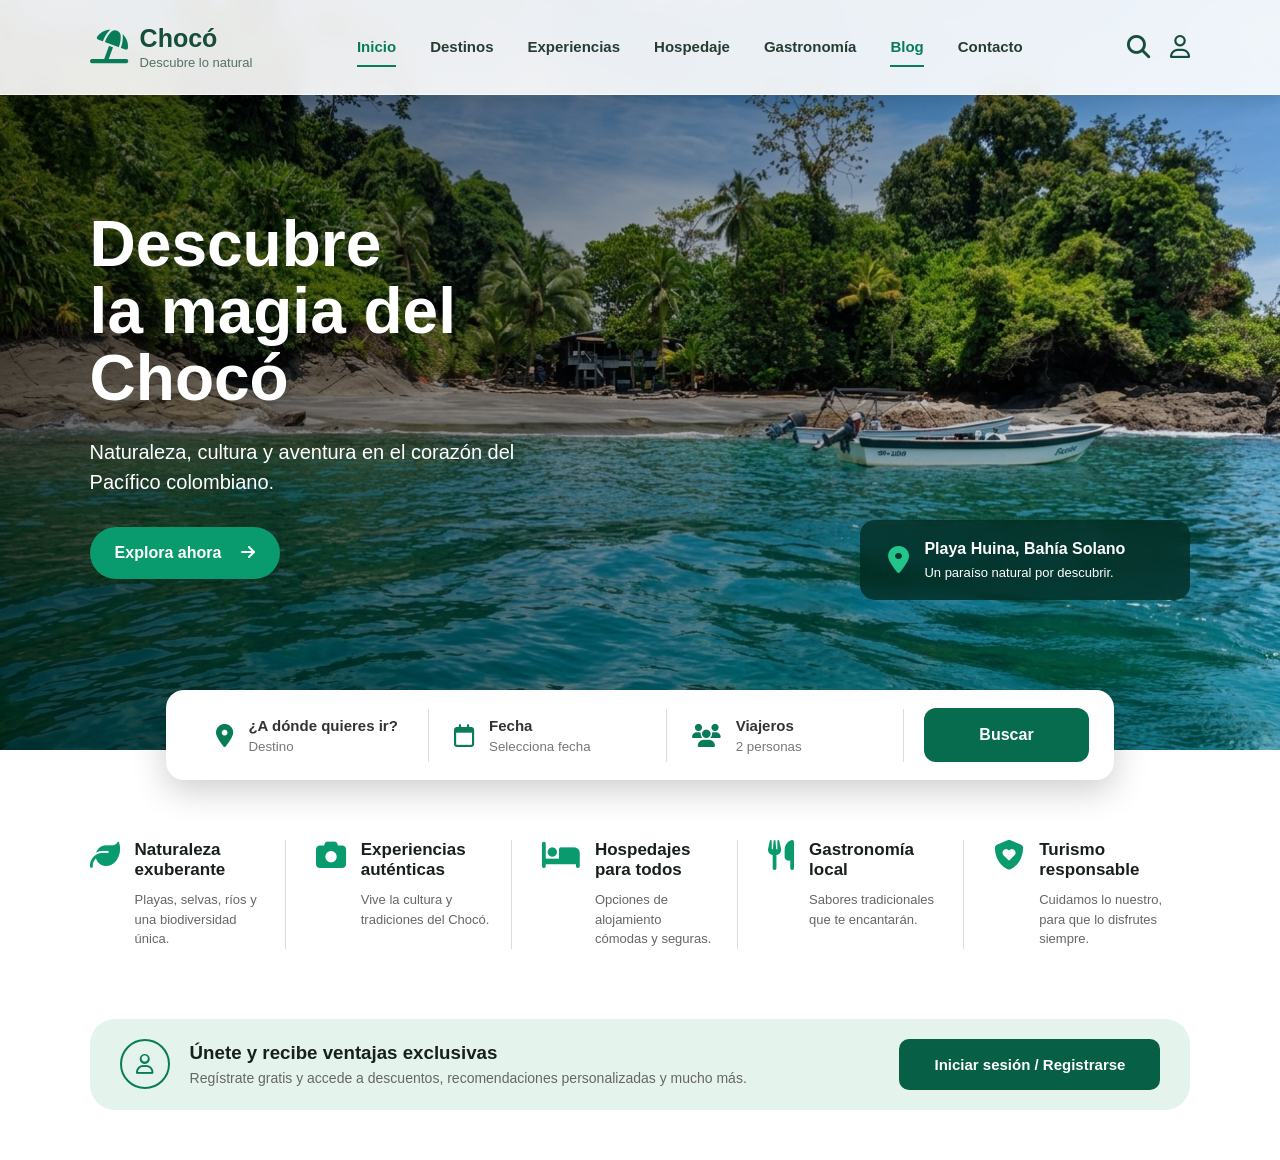
<file: index.html>
<!DOCTYPE html>
<html lang="es">
<head>
    <meta charset="UTF-8">
    <meta name="viewport" content="width=device-width, initial-scale=1.0">

    <title>Chocó | Descubre lo natural</title>

    <link rel="stylesheet" href="style.css">

    <!-- Iconos -->
    <link rel="stylesheet"
          href="https://cdnjs.cloudflare.com/ajax/libs/font-awesome/6.5.2/css/all.min.css">
</head>

<body>

    <!-- ================= HEADER ================= -->

    <header class="header">

        <div class="logo">
            <div class="logo-icon">
                <i class="fa-solid fa-umbrella-beach"></i>
            </div>

            <div>
                <h2>Chocó</h2>
                <span>Descubre lo natural</span>
            </div>
        </div>

        <nav class="nav">

    <a href="index.html" class="active">Inicio</a>

    <a href="destinos.html">Destinos</a>

    <a href="#">Experiencias</a>

    <a href="#">Hospedaje</a>

    <a href="gastronomia.html">Gastronomía</a>

    <a href="blog.html" class="active">Blog</a>

    <a href="contacto.html">Contacto</a>

</nav>

        <div class="header-icons">

            <button>
                <i class="fa-solid fa-magnifying-glass"></i>
            </button>

            <button onclick="abrirLogin()">
                <i class="fa-regular fa-user"></i>
            </button>

        </div>

    </header>


    <!-- ================= HERO ================= -->

    <section class="hero">

        <div class="hero-content">

            <h1>
                Descubre<br>
                la magia del<br>
                <span>Chocó</span>
            </h1>

            <p>
                Naturaleza, cultura y aventura
                en el corazón del Pacífico colombiano.
            </p>

            <a href="destinos.html" class="btn-primary">
    Explora ahora
    <i class="fa-solid fa-arrow-right"></i>
</a>

        </div>


        <!-- Tarjeta ubicación -->

        <div class="location-card">

            <i class="fa-solid fa-location-dot"></i>

            <div>
                <strong>Playa Huina, Bahía Solano</strong>
                <p>Un paraíso natural por descubrir.</p>
            </div>

        </div>


        <!-- ================= BUSCADOR ================= -->

        <div class="search-box">

            <div class="search-item">

                <i class="fa-solid fa-location-dot"></i>

                <div>
                    <span>¿A dónde quieres ir?</span>
                    <small>Destino</small>
                </div>

            </div>


            <div class="search-item">

                <i class="fa-regular fa-calendar"></i>

                <div>
                    <span>Fecha</span>
                    <small>Selecciona fecha</small>
                </div>

            </div>


            <div class="search-item">

                <i class="fa-solid fa-users"></i>

                <div>
                    <span>Viajeros</span>
                    <small>2 personas</small>
                </div>

            </div>


            <a href="destinos.html" class="search-button">
    Buscar
</a>

        </div>

    </section>


    <!-- ================= CARACTERÍSTICAS ================= -->

    <section class="features">

        <div class="feature">

            <i class="fa-solid fa-leaf"></i>

            <div>
                <h3>Naturaleza exuberante</h3>

                <p>
                    Playas, selvas, ríos y una
                    biodiversidad única.
                </p>
            </div>

        </div>


        <div class="feature">

            <i class="fa-solid fa-camera"></i>

            <div>
                <h3>Experiencias auténticas</h3>

                <p>
                    Vive la cultura y tradiciones
                    del Chocó.
                </p>
            </div>

        </div>


        <div class="feature">

            <i class="fa-solid fa-bed"></i>

            <div>
                <h3>Hospedajes para todos</h3>

                <p>
                    Opciones de alojamiento
                    cómodas y seguras.
                </p>
            </div>

        </div>


        <div class="feature">

            <i class="fa-solid fa-utensils"></i>

            <div>
                <h3>Gastronomía local</h3>

                <p>
                    Sabores tradicionales
                    que te encantarán.
                </p>
            </div>

        </div>


        <div class="feature">

            <i class="fa-solid fa-shield-heart"></i>

            <div>
                <h3>Turismo responsable</h3>

                <p>
                    Cuidamos lo nuestro, para
                    que lo disfrutes siempre.
                </p>
            </div>

        </div>

    </section>


    <!-- ================= REGISTRO ================= -->

    <section class="register">

        <div class="register-icon">
            <i class="fa-regular fa-user"></i>
        </div>

        <div>

            <h3>Únete y recibe ventajas exclusivas</h3>

            <p>
                Regístrate gratis y accede a descuentos,
                recomendaciones personalizadas y mucho más.
            </p>

        </div>

        <button onclick="abrirLogin()">
            Iniciar sesión / Registrarse
        </button>

    </section>


    <!-- ================= LOGIN ================= -->

    <div id="loginModal" class="modal">

        <div class="modal-content">

            <button class="close" onclick="cerrarLogin()">
                &times;
            </button>

            <h2>Bienvenido al Chocó</h2>

            <p>Inicia sesión para continuar</p>

            <input type="email" placeholder="Correo electrónico">

            <input type="password" placeholder="Contraseña">

            <button class="login-button">
                Iniciar sesión
            </button>

            <span class="register-text">
                ¿No tienes una cuenta?
                <b>Regístrate</b>
            </span>

        </div>

    </div>


    <script src="script.js"></script>

</body>
</html>
</file>
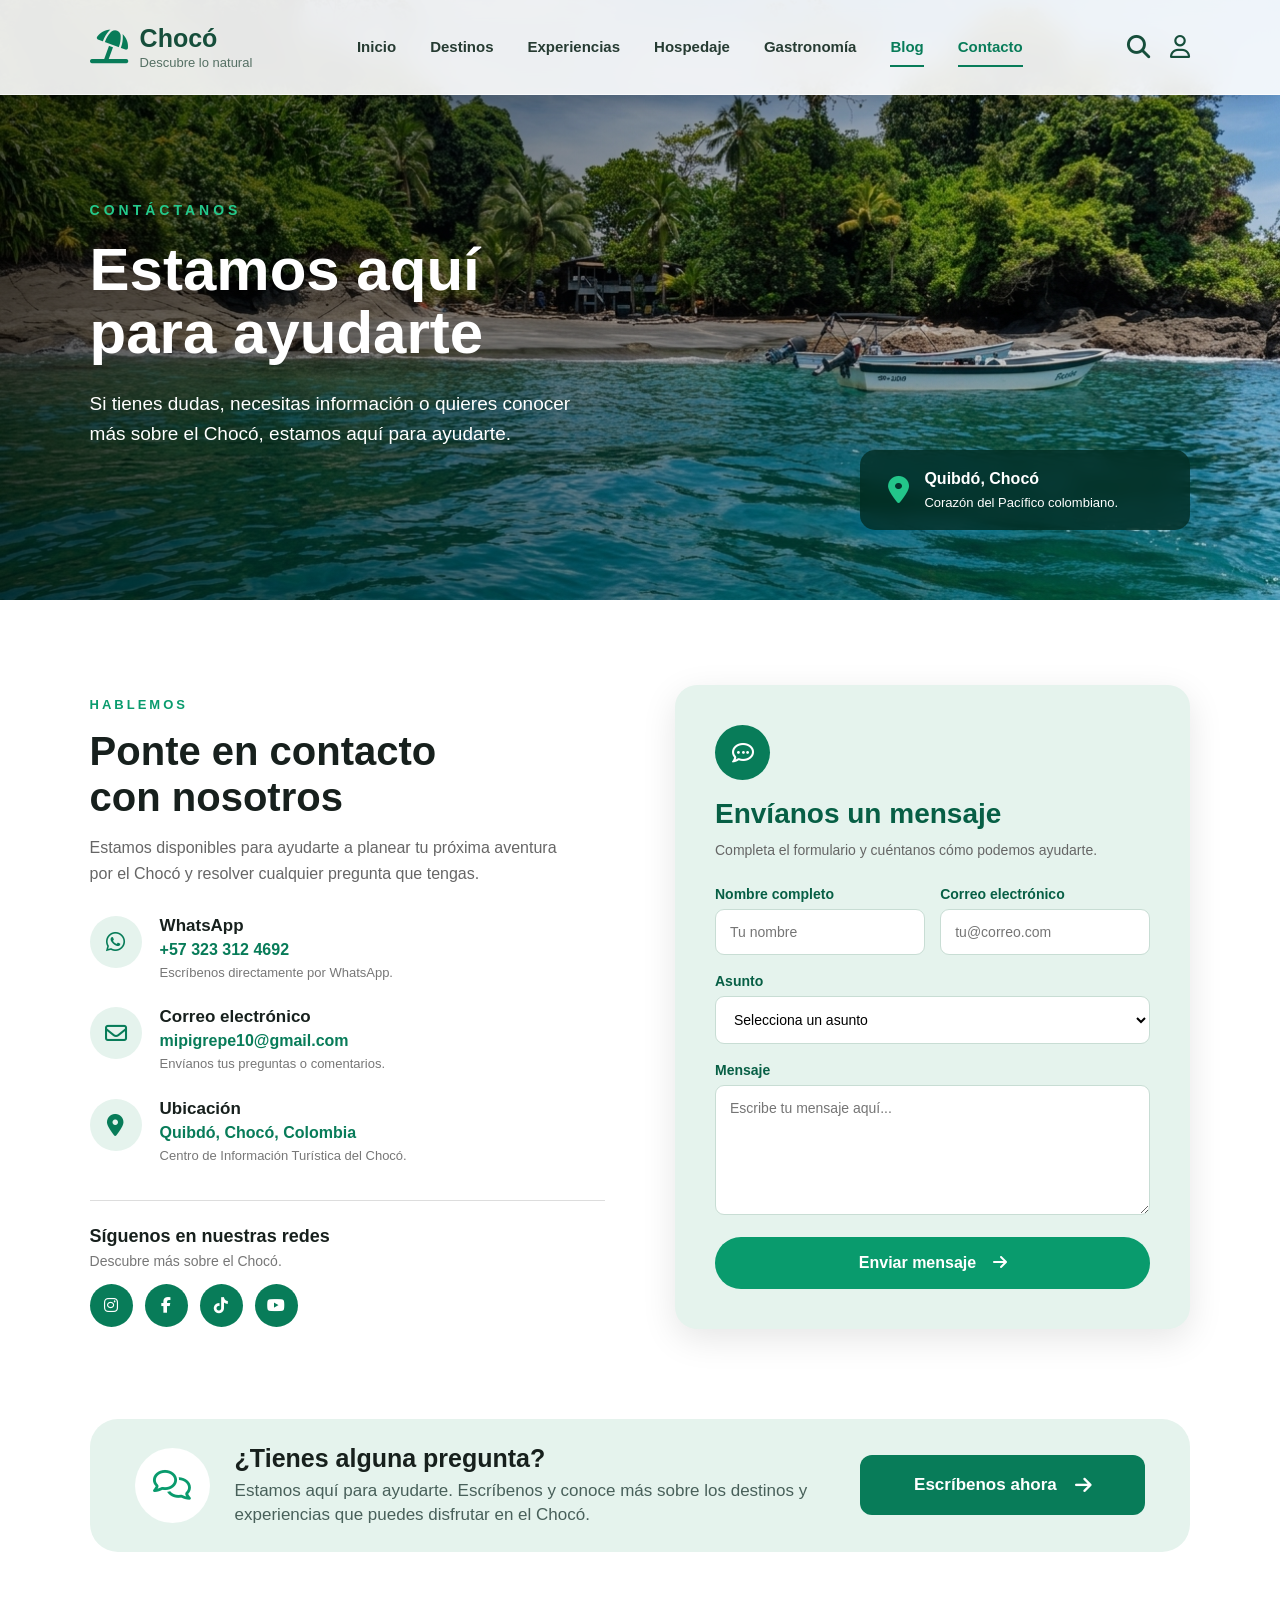
<file: contacto.html>
<!DOCTYPE html>
<html lang="es">

<head>

    <meta charset="UTF-8">

    <meta name="viewport" content="width=device-width, initial-scale=1.0">

    <title>Contacto | Chocó | Descubre lo natural</title>

    <!-- CSS DE CONTACTO -->
    <link rel="stylesheet" href="contacto.css">

    <!-- ICONOS -->
    <link rel="stylesheet"
          href="https://cdnjs.cloudflare.com/ajax/libs/font-awesome/6.5.2/css/all.min.css">

</head>


<body>


    <!-- ==================================================
         HEADER
    =================================================== -->

    <header class="header">


        <!-- LOGO -->

        <div class="logo">

            <div class="logo-icon">

                <i class="fa-solid fa-umbrella-beach"></i>

            </div>


            <div>

                <h2>Chocó</h2>

                <span>Descubre lo natural</span>

            </div>

        </div>



        <!-- MENU -->

        <nav class="nav">

            <a href="index.html">
                Inicio
            </a>

            <a href="destinos.html">
                Destinos
            </a>

            <a href="experiencias.html">
                Experiencias
            </a>

            <a href="hospedaje.html">
                Hospedaje
            </a>

            <a href="gastronomia.html">
                Gastronomía
            </a>

            <a href="blog.html" class="active">Blog</a>

            <a href="contacto.html" class="active">
                Contacto
            </a>

        </nav>



        <!-- ICONOS -->

        <div class="header-icons">

            <button>

                <i class="fa-solid fa-magnifying-glass"></i>

            </button>


            <button onclick="abrirLogin()">

                <i class="fa-regular fa-user"></i>

            </button>

        </div>


    </header>



    <!-- ==================================================
         HERO
    =================================================== -->

    <section class="contact-hero">


        <div class="contact-hero-content">


            <span class="contact-label">

                CONTÁCTANOS

            </span>


            <h1>

                Estamos aquí<br>
                para ayudarte

            </h1>


            <p>

                Si tienes dudas, necesitas información
                o quieres conocer más sobre el Chocó,
                estamos aquí para ayudarte.

            </p>


        </div>



        <!-- TARJETA DE UBICACIÓN -->

        <div class="contact-location">


            <i class="fa-solid fa-location-dot"></i>


            <div>

                <strong>
                    Quibdó, Chocó
                </strong>

                <p>
                    Corazón del Pacífico colombiano.
                </p>

            </div>


        </div>


    </section>



    <!-- ==================================================
         SECCIÓN PRINCIPAL DE CONTACTO
    =================================================== -->

    <section class="contact-section">


        <div class="contact-grid">


            <!-- ==================================================
                 INFORMACIÓN
            =================================================== -->

            <div class="contact-information">


                <span class="section-label">

                    HABLEMOS

                </span>


                <h2>

                    Ponte en contacto
                    <br>
                    con nosotros

                </h2>


                <p class="intro-text">

                    Estamos disponibles para ayudarte
                    a planear tu próxima aventura por
                    el Chocó y resolver cualquier pregunta
                    que tengas.

                </p>



                <!-- WHATSAPP -->

                <div class="contact-item">


                    <div class="contact-icon">

                        <i class="fa-brands fa-whatsapp"></i>

                    </div>


                    <div>

                        <h3>
                            WhatsApp
                        </h3>


                        <a
                            href="https://wa.me/573233124692"
                            target="_blank"
                        >

                            +57 323 312 4692

                        </a>


                        <p>

                            Escríbenos directamente por WhatsApp.

                        </p>

                    </div>


                </div>



                <!-- CORREO -->

                <div class="contact-item">


                    <div class="contact-icon">

                        <i class="fa-regular fa-envelope"></i>

                    </div>


                    <div>

                        <h3>
                            Correo electrónico
                        </h3>


                        <a
                            href="mailto:mipigrepe10@gmail.com"
                        >

                            mipigrepe10@gmail.com

                        </a>


                        <p>

                            Envíanos tus preguntas o comentarios.

                        </p>

                    </div>


                </div>



                <!-- UBICACIÓN -->

                <div class="contact-item">


                    <div class="contact-icon">

                        <i class="fa-solid fa-location-dot"></i>

                    </div>


                    <div>

                        <h3>
                            Ubicación
                        </h3>


                        <span>
                            Quibdó, Chocó, Colombia
                        </span>


                        <p>

                            Centro de Información Turística del Chocó.

                        </p>

                    </div>


                </div>



                <!-- ==================================================
                     REDES SOCIALES
                =================================================== -->

                <div class="social-section">


                    <h3>
                        Síguenos en nuestras redes
                    </h3>


                    <p>
                        Descubre más sobre el Chocó.
                    </p>


                    <div class="social-icons">


                        <!-- INSTAGRAM -->

                        <a
                            href="https://instagram.com"
                            target="_blank"
                            title="Instagram"
                        >

                            <i class="fa-brands fa-instagram"></i>

                        </a>



                        <!-- FACEBOOK -->

                        <a
                            href="https://facebook.com"
                            target="_blank"
                            title="Facebook"
                        >

                            <i class="fa-brands fa-facebook-f"></i>

                        </a>



                        <!-- TIKTOK -->

                        <a
                            href="https://tiktok.com"
                            target="_blank"
                            title="TikTok"
                        >

                            <i class="fa-brands fa-tiktok"></i>

                        </a>



                        <!-- YOUTUBE -->

                        <a
                            href="https://youtube.com"
                            target="_blank"
                            title="YouTube"
                        >

                            <i class="fa-brands fa-youtube"></i>

                        </a>


                    </div>


                </div>


            </div>



            <!-- ==================================================
                 FORMULARIO
            =================================================== -->

            <div class="contact-form">


                <div class="form-icon">

                    <i class="fa-regular fa-comment-dots"></i>

                </div>


                <h2>

                    Envíanos un mensaje

                </h2>


                <p>

                    Completa el formulario y cuéntanos
                    cómo podemos ayudarte.

                </p>



                <form id="contactForm">


                    <!-- NOMBRE Y CORREO -->

                    <div class="input-row">


                        <div class="input-group">

                            <label>
                                Nombre completo
                            </label>


                            <input
                                type="text"
                                placeholder="Tu nombre"
                                required
                            >

                        </div>



                        <div class="input-group">

                            <label>
                                Correo electrónico
                            </label>


                            <input
                                type="email"
                                placeholder="tu@correo.com"
                                required
                            >

                        </div>


                    </div>



                    <!-- ASUNTO -->

                    <div class="input-group">

                        <label>
                            Asunto
                        </label>


                        <select required>

                            <option value="">
                                Selecciona un asunto
                            </option>

                            <option>
                                Información turística
                            </option>

                            <option>
                                Destinos
                            </option>

                            <option>
                                Experiencias
                            </option>

                            <option>
                                Hospedaje
                            </option>

                            <option>
                                Gastronomía
                            </option>

                            <option>
                                Otro
                            </option>

                        </select>

                    </div>



                    <!-- MENSAJE -->

                    <div class="input-group">

                        <label>
                            Mensaje
                        </label>


                        <textarea
                            placeholder="Escribe tu mensaje aquí..."
                            required
                        ></textarea>

                    </div>



                    <!-- BOTÓN -->

                    <button
                        type="submit"
                        class="contact-button"
                    >

                        Enviar mensaje

                        <i class="fa-solid fa-arrow-right"></i>

                    </button>


                </form>


            </div>


        </div>


    </section>



    <!-- ==================================================
         BANDA FINAL / CTA
    =================================================== -->

    <section class="contact-cta">


        <!-- ICONO -->

        <div class="cta-icon">

            <i class="fa-regular fa-comments"></i>

        </div>



        <!-- TEXTO -->

        <div class="cta-content">


            <h2>

                ¿Tienes alguna pregunta?

            </h2>


            <p>

                Estamos aquí para ayudarte. Escríbenos y
                conoce más sobre los destinos y experiencias
                que puedes disfrutar en el Chocó.

            </p>


        </div>



        <!-- BOTÓN -->

        <a
            href="#contactForm"
            class="cta-button"
        >

            Escríbenos ahora

            <i class="fa-solid fa-arrow-right"></i>

        </a>


    </section>


    <!-- ==================================================
         MODAL LOGIN
    =================================================== -->

    <div id="loginModal" class="modal">


        <div class="modal-content">


            <button
                class="close"
                onclick="cerrarLogin()"
            >

                &times;

            </button>


            <h2>

                Bienvenido al Chocó

            </h2>


            <p>

                Inicia sesión para continuar

            </p>


            <input
                type="email"
                placeholder="Correo electrónico"
            >


            <input
                type="password"
                placeholder="Contraseña"
            >


            <button class="login-button">

                Iniciar sesión

            </button>


            <span class="register-text">

                ¿No tienes una cuenta?

                <b>
                    Regístrate
                </b>

            </span>


        </div>


    </div>



    <!-- JAVASCRIPT -->

    <script src="script.js"></script>


</body>

</html>
</file>
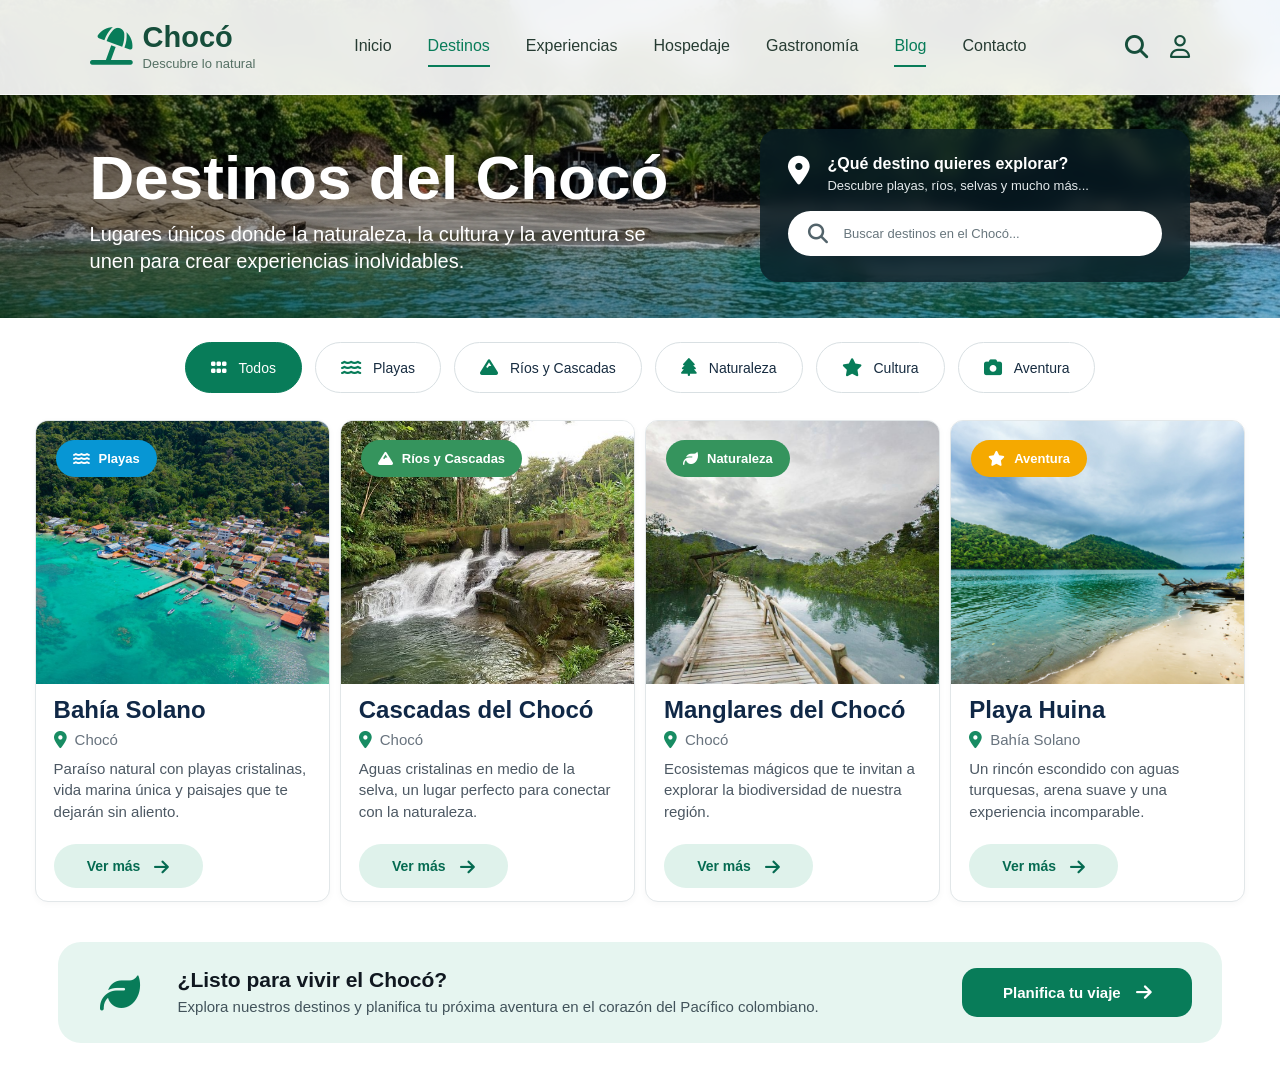
<file: destinos.html>
<!DOCTYPE html>
<html lang="es">

<head>

    <meta charset="UTF-8">

    <meta name="viewport"
          content="width=device-width, initial-scale=1.0">

    <title>Destinos | Chocó | Descubre lo natural</title>

    <link rel="stylesheet" href="style.css">

    <link rel="stylesheet" href="destinos.css">

    <link rel="stylesheet"
          href="https://cdnjs.cloudflare.com/ajax/libs/font-awesome/6.5.2/css/all.min.css">

</head>


<body>


<header class="header destinos-header">

    <div class="logo">

        <div class="logo-icon">
            <i class="fa-solid fa-umbrella-beach"></i>
        </div>

        <div>
            <h2>Chocó</h2>
            <span>Descubre lo natural</span>
        </div>

    </div>


    <nav class="nav">

        <a href="index.html">
            Inicio
        </a>

        <a href="destinos.html" class="active">
            Destinos
        </a>

        <a href="#">
            Experiencias
        </a>

        <a href="#">
            Hospedaje
        </a>

        <a href="gastronomia.html">
            Gastronomía
        </a>

        <a href="blog.html" class="active">Blog</a>

        <a href="contacto.html">
            Contacto
        </a>

    </nav>


    <div class="header-icons">

        <button class="search-header-button" aria-label="Buscar">
            <i class="fa-solid fa-magnifying-glass"></i>
        </button>

        <button onclick="abrirLogin()" aria-label="Usuario">
            <i class="fa-regular fa-user"></i>
        </button>

    </div>

</header>



<!-- ================= HERO ================= -->

<section class="destinos-hero">

    <div class="destinos-overlay">

        <div class="destinos-content">

            <h1>
                Destinos del Chocó
            </h1>

            <p>
                Lugares únicos donde la naturaleza, la cultura y la aventura
                se unen para crear experiencias inolvidables.
            </p>

        </div>


        <div class="destinos-search-card">

            <div class="search-card-title">

                <i class="fa-solid fa-location-dot"></i>

                <div>

                    <strong>
                        ¿Qué destino quieres explorar?
                    </strong>

                    <span>
                        Descubre playas, ríos, selvas y mucho más...
                    </span>

                </div>

            </div>


            <div class="destinos-search">

                <i class="fa-solid fa-magnifying-glass"></i>

                <input
                    type="text"
                    id="destinoSearch"
                    placeholder="Buscar destinos en el Chocó..."
                >

            </div>

        </div>

    </div>

</section>



<!-- ================= FILTROS ================= -->

<section class="destinos-filtros">

    <button class="filtro active" data-filter="todos">

        <i class="fa-solid fa-grip"></i>

        Todos

    </button>


    <button class="filtro" data-filter="playas">

        <i class="fa-solid fa-water"></i>

        Playas

    </button>


    <button class="filtro" data-filter="rios">

        <i class="fa-solid fa-mountain"></i>

        Ríos y Cascadas

    </button>


    <button class="filtro" data-filter="naturaleza">

        <i class="fa-solid fa-tree"></i>

        Naturaleza

    </button>


    <button class="filtro" data-filter="cultura">

        <i class="fa-solid fa-star"></i>

        Cultura

    </button>


    <button class="filtro" data-filter="aventura">

        <i class="fa-solid fa-camera"></i>

        Aventura

    </button>

</section>



<!-- ================= DESTINOS ================= -->

<section class="destinos-section" id="destinos-lista">


    <div class="destinos-grid">


        <!-- BAHÍA SOLANO -->

        <article
            class="destino-card"
            data-category="playas"
            data-name="bahia solano"
        >

            <div class="destino-image">

                <img
                    src="img/bahia-solano.jpg"
                    alt="Bahía Solano, Chocó"
                >

                <span class="destino-category category-playas">

                    <i class="fa-solid fa-water"></i>

                    Playas

                </span>

            </div>


            <div class="destino-info">

                <h3>
                    Bahía Solano
                </h3>


                <div class="destino-place">

                    <i class="fa-solid fa-location-dot"></i>

                    Chocó

                </div>


                <p>
                    Paraíso natural con playas cristalinas,
                    vida marina única y paisajes que te
                    dejarán sin aliento.
                </p>


                <a href="#" class="destino-link">

                    Ver más

                    <i class="fa-solid fa-arrow-right"></i>

                </a>

            </div>

        </article>



        <!-- CASCADAS -->

        <article
            class="destino-card"
            data-category="rios"
            data-name="cascadas del choco"
        >

            <div class="destino-image">

                <img
                    src="img/cascadas-choco.jpg"
                    alt="Cascadas del Chocó"
                >

                <span class="destino-category category-rios">

                    <i class="fa-solid fa-mountain"></i>

                    Ríos y Cascadas

                </span>

            </div>


            <div class="destino-info">

                <h3>
                    Cascadas del Chocó
                </h3>


                <div class="destino-place">

                    <i class="fa-solid fa-location-dot"></i>

                    Chocó

                </div>


                <p>
                    Aguas cristalinas en medio de la selva,
                    un lugar perfecto para conectar con
                    la naturaleza.
                </p>


                <a href="#" class="destino-link">

                    Ver más

                    <i class="fa-solid fa-arrow-right"></i>

                </a>

            </div>

        </article>



        <!-- MANGLARES -->

        <article
            class="destino-card"
            data-category="naturaleza"
            data-name="manglares del choco"
        >

            <div class="destino-image">

                <img
                    src="img/manglares-choco.jpg"
                    alt="Manglares del Chocó"
                >

                <span class="destino-category category-naturaleza">

                    <i class="fa-solid fa-leaf"></i>

                    Naturaleza

                </span>

            </div>


            <div class="destino-info">

                <h3>
                    Manglares del Chocó
                </h3>


                <div class="destino-place">

                    <i class="fa-solid fa-location-dot"></i>

                    Chocó

                </div>


                <p>
                    Ecosistemas mágicos que te invitan
                    a explorar la biodiversidad de nuestra
                    región.
                </p>


                <a href="#" class="destino-link">

                    Ver más

                    <i class="fa-solid fa-arrow-right"></i>

                </a>

            </div>

        </article>



        <!-- PLAYA HUINA -->

        <article
            class="destino-card"
            data-category="aventura"
            data-name="playa huina"
        >

            <div class="destino-image">

                <img
                    src="img/playa-huina.jpg"
                    alt="Playa Huina, Bahía Solano"
                >

                <span class="destino-category category-aventura">

                    <i class="fa-solid fa-star"></i>

                    Aventura

                </span>

            </div>


            <div class="destino-info">

                <h3>
                    Playa Huina
                </h3>


                <div class="destino-place">

                    <i class="fa-solid fa-location-dot"></i>

                    Bahía Solano

                </div>


                <p>
                    Un rincón escondido con aguas turquesas,
                    arena suave y una experiencia incomparable.
                </p>


                <a href="#" class="destino-link">

                    Ver más

                    <i class="fa-solid fa-arrow-right"></i>

                </a>

            </div>

        </article>


    </div>


    <div id="sinResultados" class="sin-resultados">

        No encontramos destinos con esa búsqueda.

    </div>


</section>



<!-- ================= CTA ================= -->

<section class="destinos-cta">


    <div class="cta-icon">

        <i class="fa-solid fa-leaf"></i>

    </div>


    <div class="cta-content">

        <h2>
            ¿Listo para vivir el Chocó?
        </h2>

        <p>
            Explora nuestros destinos y planifica tu próxima aventura
            en el corazón del Pacífico colombiano.
        </p>

    </div>


    <a
        href="contacto.html"
        class="cta-button"
    >

        Planifica tu viaje

        <i class="fa-solid fa-arrow-right"></i>

    </a>


</section>




<script src="script.js"></script>


<script>

    const filtros = document.querySelectorAll(".filtro");
    const tarjetas = document.querySelectorAll(".destino-card");
    const buscador = document.getElementById("destinoSearch");
    const sinResultados = document.getElementById("sinResultados");

    let filtroActual = "todos";


    filtros.forEach(function(filtro) {

        filtro.addEventListener("click", function() {

            filtros.forEach(function(item) {
                item.classList.remove("active");
            });

            this.classList.add("active");

            filtroActual = this.dataset.filter;

            mostrarDestinos();

        });

    });


    buscador.addEventListener("input", function() {

        mostrarDestinos();

    });


    function mostrarDestinos() {

        const texto = buscador.value
            .toLowerCase()
            .trim();

        let encontrados = 0;


        tarjetas.forEach(function(tarjeta) {

            const categoria = tarjeta.dataset.category;
            const nombre = tarjeta.dataset.name;

            const coincideCategoria =
                filtroActual === "todos" ||
                categoria === filtroActual;

            const coincideBusqueda =
                nombre.includes(texto);

            if (coincideCategoria && coincideBusqueda) {

                tarjeta.style.display = "block";

                encontrados++;

            } else {

                tarjeta.style.display = "none";

            }

        });


        if (encontrados === 0) {

            sinResultados.style.display = "block";

        } else {

            sinResultados.style.display = "none";

        }

    }

</script>


</body>

</html>
</file>
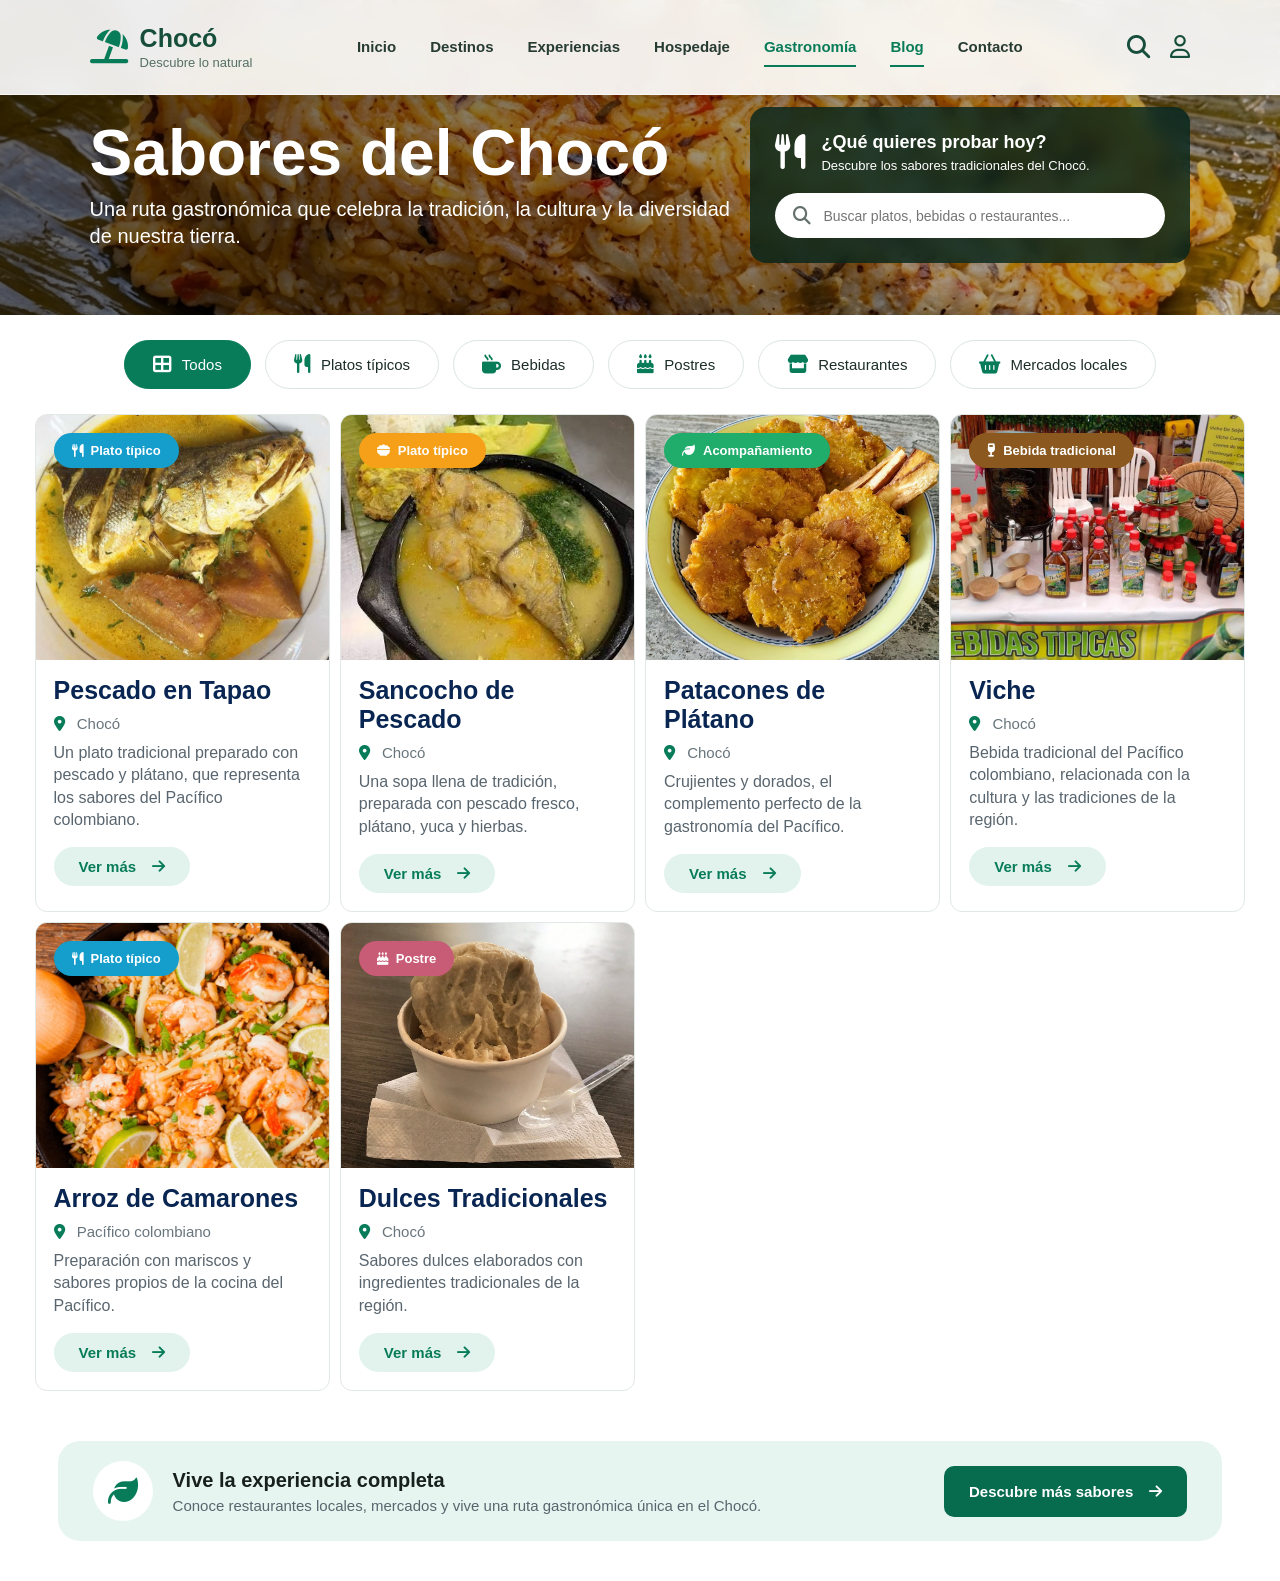
<file: gastronomia.html>
<!DOCTYPE html>
<html lang="es">

<head>

    <meta charset="UTF-8">

    <meta name="viewport"
          content="width=device-width, initial-scale=1.0">

    <title>Gastronomía | Chocó</title>

    <link rel="stylesheet" href="style.css">
    <link rel="stylesheet" href="gastronomia.css">

    <link rel="stylesheet"
          href="https://cdnjs.cloudflare.com/ajax/libs/font-awesome/6.5.2/css/all.min.css">

</head>

<body>


<!-- ================= HEADER ================= -->

<header class="header gastronomia-header">

    <div class="logo">

        <div class="logo-icon">
            <i class="fa-solid fa-umbrella-beach"></i>
        </div>

        <div>
            <h2>Chocó</h2>
            <span>Descubre lo natural</span>
        </div>

    </div>


    <nav class="nav">

        <a href="index.html">
            Inicio
        </a>

        <a href="destinos.html">
            Destinos
        </a>

        <a href="#">
            Experiencias
        </a>

        <a href="#">
            Hospedaje
        </a>

        <a href="gastronomia.html"
           class="active">
            Gastronomía
        </a>

       <a href="blog.html" class="active">Blog</a>

        <a href="contacto.html">
            Contacto
        </a>

    </nav>


    <div class="header-icons">

        <button>
            <i class="fa-solid fa-magnifying-glass"></i>
        </button>

        <button onclick="abrirLogin()">
            <i class="fa-regular fa-user"></i>
        </button>

    </div>

</header>



<!-- ================= HERO ================= -->

<section class="gastronomia-hero">

    <div class="gastronomia-overlay">

        <div class="gastronomia-title">

            <h1>
                Sabores del Chocó
            </h1>

            <p>
                Una ruta gastronómica que celebra
                la tradición, la cultura y la
                diversidad de nuestra tierra.
            </p>

        </div>


        <!-- ================= BUSCADOR ================= -->

        <div class="food-search">

            <div class="food-search-title">

                <i class="fa-solid fa-utensils"></i>

                <div>

                    <strong>
                        ¿Qué quieres probar hoy?
                    </strong>

                    <span>
                        Descubre los sabores tradicionales del Chocó.
                    </span>

                </div>

            </div>


            <div class="food-input">

                <i class="fa-solid fa-magnifying-glass"></i>

                <input
                    type="text"
                    id="buscadorComida"
                    placeholder="Buscar platos, bebidas o restaurantes..."
                    onkeyup="filtrarComida()">

            </div>

        </div>

    </div>

</section>



<!-- ================= CATEGORÍAS ================= -->

<section class="categorias">

    <button class="categoria active"
            onclick="filtrarCategoria('todos', this)">

        <i class="fa-solid fa-table-cells-large"></i>

        Todos

    </button>


    <button class="categoria"
            onclick="filtrarCategoria('plato', this)">

        <i class="fa-solid fa-utensils"></i>

        Platos típicos

    </button>


    <button class="categoria"
            onclick="filtrarCategoria('bebida', this)">

        <i class="fa-solid fa-mug-hot"></i>

        Bebidas

    </button>


    <button class="categoria"
            onclick="filtrarCategoria('postre', this)">

        <i class="fa-solid fa-cake-candles"></i>

        Postres

    </button>


    <button class="categoria"
            onclick="filtrarCategoria('restaurante', this)">

        <i class="fa-solid fa-store"></i>

        Restaurantes

    </button>


    <button class="categoria"
            onclick="filtrarCategoria('mercado', this)">

        <i class="fa-solid fa-basket-shopping"></i>

        Mercados locales

    </button>

</section>



<!-- ================= CONTENIDO ================= -->

<section class="gastronomia-section">

    <div class="comida-grid">



        <!-- =================================================
             PESCADO EN TAPAO
             ================================================= -->

        <article class="comida-card"
                 data-categoria="plato"
                 data-nombre="pescado en tapao">

            <div class="comida-image">

                <!--
                    IMAGEN TEMPORAL.
                    Puedes reemplazar esta ruta por tu propia imagen.
                -->

                <img
                    src="img/sancocho.jpg"
                    alt="Pescado en Tapao">

                <span class="comida-label azul">

                    <i class="fa-solid fa-utensils"></i>

                    Plato típico

                </span>

            </div>


            <div class="comida-info">

                <h2>
                    Pescado en Tapao
                </h2>

                <div class="ubicacion-comida">

                    <i class="fa-solid fa-location-dot"></i>

                    Chocó

                </div>

                <p>
                    Un plato tradicional preparado
                    con pescado y plátano, que
                    representa los sabores del
                    Pacífico colombiano.
                </p>

                <button class="ver-mas"
                        onclick="mostrarInfo('Pescado en Tapao')">

                    Ver más

                    <i class="fa-solid fa-arrow-right"></i>

                </button>

            </div>

        </article>



        <!-- =================================================
             SANCOCHO DE PESCADO
             ================================================= -->

        <article class="comida-card"
                 data-categoria="plato"
                 data-nombre="sancocho de pescado">

            <div class="comida-image">

                <img
                    src="img/sancochopescado.jpg"
                    alt="Sancocho de Pescado">

                <span class="comida-label naranja">

                    <i class="fa-solid fa-bowl-food"></i>

                    Plato típico

                </span>

            </div>


            <div class="comida-info">

                <h2>
                    Sancocho de Pescado
                </h2>

                <div class="ubicacion-comida">

                    <i class="fa-solid fa-location-dot"></i>

                    Chocó

                </div>

                <p>
                    Una sopa llena de tradición,
                    preparada con pescado fresco,
                    plátano, yuca y hierbas.
                </p>

                <button class="ver-mas"
                        onclick="mostrarInfo('Sancocho de Pescado')">

                    Ver más

                    <i class="fa-solid fa-arrow-right"></i>

                </button>

            </div>

        </article>



        <!-- =================================================
             PATACONES
             ================================================= -->

        <article class="comida-card"
                 data-categoria="plato"
                 data-nombre="patacones de platano">

            <div class="comida-image">

                <img
                    src="img/patacones.jpg"
                    alt="Patacones de Plátano">

                <span class="comida-label verde">

                    <i class="fa-solid fa-leaf"></i>

                    Acompañamiento

                </span>

            </div>


            <div class="comida-info">

                <h2>
                    Patacones de Plátano
                </h2>

                <div class="ubicacion-comida">

                    <i class="fa-solid fa-location-dot"></i>

                    Chocó

                </div>

                <p>
                    Crujientes y dorados,
                    el complemento perfecto
                    de la gastronomía del Pacífico.
                </p>

                <button class="ver-mas"
                        onclick="mostrarInfo('Patacones de Plátano')">

                    Ver más

                    <i class="fa-solid fa-arrow-right"></i>

                </button>

            </div>

        </article>



        <!-- =================================================
             VICHE
             ================================================= -->

        <article class="comida-card"
                 data-categoria="bebida"
                 data-nombre="viche">

            <div class="comida-image">

                <img
                    src="img/viche.jpg"
                    alt="Viche">

                <span class="comida-label cafe">

                    <i class="fa-solid fa-wine-glass"></i>

                    Bebida tradicional

                </span>

            </div>


            <div class="comida-info">

                <h2>
                    Viche
                </h2>

                <div class="ubicacion-comida">

                    <i class="fa-solid fa-location-dot"></i>

                    Chocó

                </div>

                <p>
                    Bebida tradicional del
                    Pacífico colombiano,
                    relacionada con la cultura
                    y las tradiciones de la región.
                </p>

                <button class="ver-mas"
                        onclick="mostrarInfo('Viche')">

                    Ver más

                    <i class="fa-solid fa-arrow-right"></i>

                </button>

            </div>

        </article>



        <!-- =================================================
             ARROZ DE CAMARONES
             ================================================= -->

        <article class="comida-card"
                 data-categoria="plato"
                 data-nombre="arroz de camarones">

            <div class="comida-image">

                <img
                    src="img/arroz-camarones.jpg"
                    alt="Arroz de Camarones">

                <span class="comida-label azul">

                    <i class="fa-solid fa-utensils"></i>

                    Plato típico

                </span>

            </div>


            <div class="comida-info">

                <h2>
                    Arroz de Camarones
                </h2>

                <div class="ubicacion-comida">

                    <i class="fa-solid fa-location-dot"></i>

                    Pacífico colombiano

                </div>

                <p>
                    Preparación con mariscos
                    y sabores propios de la
                    cocina del Pacífico.
                </p>

                <button class="ver-mas"
                        onclick="mostrarInfo('Arroz de Camarones')">

                    Ver más

                    <i class="fa-solid fa-arrow-right"></i>

                </button>

            </div>

        </article>



        <!-- =================================================
             DULCES TRADICIONALES
             ================================================= -->

        <article class="comida-card"
                 data-categoria="postre"
                 data-nombre="dulce tradicional">

            <div class="comida-image">

                <img
                    src="img/dulces.jpg"
                    alt="Dulces Tradicionales">

                <span class="comida-label rosa">

                    <i class="fa-solid fa-cake-candles"></i>

                    Postre

                </span>

            </div>


            <div class="comida-info">

                <h2>
                    Dulces Tradicionales
                </h2>

                <div class="ubicacion-comida">

                    <i class="fa-solid fa-location-dot"></i>

                    Chocó

                </div>

                <p>
                    Sabores dulces elaborados
                    con ingredientes tradicionales
                    de la región.
                </p>

                <button class="ver-mas"
                        onclick="mostrarInfo('Dulces Tradicionales')">

                    Ver más

                    <i class="fa-solid fa-arrow-right"></i>

                </button>

            </div>

        </article>


    </div>

</section>



<!-- ================= BANNER ================= -->

<section class="experiencia-banner">

    <div class="banner-icon">

        <i class="fa-solid fa-leaf"></i>

    </div>


    <div class="banner-text">

        <h2>
            Vive la experiencia completa
        </h2>

        <p>
            Conoce restaurantes locales,
            mercados y vive una ruta
            gastronómica única en el Chocó.
        </p>

    </div>


    <button onclick="descubrirSabores()">

        Descubre más sabores

        <i class="fa-solid fa-arrow-right"></i>

    </button>

</section>


<!-- ================= JAVASCRIPT ================= -->

<script src="script.js"></script>


</body>

</html>
</file>
<file: style.css>
* {
    margin: 0;
    padding: 0;
    box-sizing: border-box;
}

html {
    scroll-behavior: smooth;
}

body {
    font-family: Arial, Helvetica, sans-serif;
    color: #17201d;
    background: white;
}


/* ================= HEADER ================= */

.header {
    position: absolute;
    top: 0;
    left: 0;

    width: 100%;
    min-height: 95px;

    padding: 0 7%;

    display: flex;
    align-items: center;
    justify-content: space-between;

    z-index: 1000;

    /* NUEVO: fondo claro semitransparente */
    background: rgba(255, 255, 255, 0.90);

    /* NUEVO: efecto de vidrio */
    backdrop-filter: blur(12px);
    -webkit-backdrop-filter: blur(12px);

    /* NUEVO: sombra para separar del fondo */
    box-shadow: 0 4px 20px rgba(0, 0, 0, 0.15);

    /* Borde inferior sutil */
    border-bottom: 1px solid rgba(255, 255, 255, 0.6);

    color: #164e3b;

    transition: background 0.3s ease,
                box-shadow 0.3s ease;
}


/* LOGO */

.logo {
    display: flex;
    align-items: center;
    gap: 12px;
}

.logo-icon {
    font-size: 34px;
    color: #087c59;
}

.logo h2 {
    font-size: 25px;
    color: #164e3b;
}

.logo span {
    font-size: 13px;
    color: #557064;
}


/* NAV */

.nav {
    display: flex;
    gap: 34px;
}

.nav a {
    color: #263b32;
    text-decoration: none;

    font-size: 15px;
    font-weight: 600;

    padding: 10px 0;

    border-bottom: 2px solid transparent;

    transition: 0.3s;
}

.nav a:hover,
.nav a.active {
    color: #087c59;
    border-bottom: 2px solid #087c59;
}


/* ICONOS */

.header-icons {
    display: flex;
    gap: 20px;
}

.header-icons button {
    background: none;
    border: none;
    color: #164e3b;

    font-size: 23px;

    cursor: pointer;

    transition: 0.3s;
}

.header-icons button:hover {
    color: #24a879;
}


/* ================= HERO ================= */

.hero {

    height: 750px;

    position: relative;

    display: flex;
    align-items: center;

    background-image:
        linear-gradient(
            90deg,
            rgba(0, 0, 0, 0.60),
            rgba(0, 0, 0, 0.05)
        ),
        url("img/choco.jpg");

    background-size: cover;
    background-position: center;

    color: white;
}


/* CONTENIDO */

.hero-content {
    margin-left: 7%;
    margin-top: 40px;

    max-width: 550px;
}

.hero-content h1 {
    font-size: 64px;
    line-height: 1.05;

    margin-bottom: 25px;
}

.hero-content h1 span {
    color: #ffffff;
}

.hero-content p {
    font-size: 20px;
    line-height: 1.5;

    max-width: 430px;

    margin-bottom: 30px;
}


/* BOTÓN */

.btn-primary {

    display: inline-block;

    border: none;

    background: #099b6d;

    color: white;

    padding: 17px 25px;

    border-radius: 30px;

    font-size: 16px;
    font-weight: bold;

    text-decoration: none;

    cursor: pointer;

    transition: 0.3s;
}

.btn-primary i {
    margin-left: 15px;
}

.btn-primary:hover {
    background: #087c59;
    transform: translateY(-2px);
}


/* ================= UBICACIÓN ================= */

.location-card {

    position: absolute;

    right: 7%;
    bottom: 150px;

    background: rgba(0, 40, 30, 0.75);

    backdrop-filter: blur(8px);

    padding: 20px 28px;

    border-radius: 15px;

    display: flex;
    gap: 15px;

    align-items: center;

    min-width: 330px;
}

.location-card > i {
    font-size: 28px;
    color: #23c58a;
}

.location-card strong {
    font-size: 16px;
}

.location-card p {
    margin-top: 7px;
    font-size: 13px;
}


/* ================= BUSCADOR ================= */

.search-box {

    position: absolute;

    bottom: -30px;

    left: 13%;
    right: 13%;

    background: white;

    border-radius: 18px;

    padding: 18px 25px;

    display: flex;
    align-items: center;

    box-shadow: 0 10px 35px rgba(0,0,0,0.20);

    color: #333;
}


/* ELEMENTOS */

.search-item {

    flex: 1;

    display: flex;

    align-items: center;

    gap: 15px;

    padding: 8px 25px;

    border-right: 1px solid #ddd;
}

.search-item i {

    color: #087c59;

    font-size: 23px;
}

.search-item span {
    display: block;
    font-weight: 600;
    font-size: 15px;
}

.search-item small {
    display: block;

    color: #777;

    margin-top: 5px;
}


/* BOTÓN BUSCAR */

.search-button {

    display: inline-block;

    border: none;

    background: #076b4d;

    color: white;

    padding: 18px 55px;

    border-radius: 12px;

    font-size: 16px;

    font-weight: bold;

    text-decoration: none;
    text-align: center;

    cursor: pointer;

    margin-left: 20px;

    transition: 0.3s;
}

.search-button:hover {
    background: #054f3a;
}


/* ================= FEATURES ================= */

.features {

    padding: 90px 7% 45px;

    display: grid;

    grid-template-columns:
        repeat(5, 1fr);

    gap: 30px;
}

.feature {

    display: flex;

    gap: 15px;

    border-right: 1px solid #ddd;

    padding-right: 20px;
}

.feature:last-child {
    border-right: none;
}

.feature > i {

    font-size: 30px;

    color: #099b6d;
}

.feature h3 {
    font-size: 17px;

    margin-bottom: 10px;
}

.feature p {

    color: #666;

    font-size: 13px;

    line-height: 1.5;
}


/* ================= REGISTRO ================= */

.register {

    margin: 25px 7% 50px;

    padding: 20px 30px;

    border-radius: 25px;

    background: #e5f3ed;

    display: flex;

    align-items: center;

    gap: 20px;
}

.register-icon {

    width: 50px;
    height: 50px;

    border-radius: 50%;

    display: flex;
    align-items: center;
    justify-content: center;

    color: #087c59;

    border: 2px solid #087c59;

    font-size: 20px;
}

.register h3 {
    margin-bottom: 6px;
}

.register p {
    color: #666;
    font-size: 14px;
}

.register button {

    margin-left: auto;

    border: none;

    background: #075f45;

    color: white;

    padding: 17px 35px;

    border-radius: 10px;

    font-size: 15px;

    font-weight: bold;

    cursor: pointer;

    transition: 0.3s;
}

.register button:hover {
    background: #044b37;
}


/* ================= MODAL ================= */

.modal {

    display: none;

    position: fixed;

    inset: 0;

    background: rgba(0,0,0,0.65);

    z-index: 2000;

    align-items: center;

    justify-content: center;
}

.modal-content {

    position: relative;

    width: 400px;

    background: white;

    border-radius: 20px;

    padding: 40px;

    text-align: center;

    box-shadow: 0 20px 60px rgba(0,0,0,0.3);
}

.modal-content h2 {
    color: #075f45;

    margin-bottom: 10px;
}

.modal-content p {
    color: #777;

    margin-bottom: 25px;
}

.modal-content input {

    width: 100%;

    padding: 15px;

    margin-bottom: 15px;

    border: 1px solid #ddd;

    border-radius: 8px;

    outline: none;
}

.login-button {

    width: 100%;

    padding: 15px;

    border: none;

    border-radius: 8px;

    background: #087c59;

    color: white;

    font-weight: bold;

    cursor: pointer;
}

.close {

    position: absolute;

    right: 20px;
    top: 15px;

    border: none;

    background: none;

    font-size: 30px;

    cursor: pointer;
}

.register-text {

    display: block;

    margin-top: 20px;

    font-size: 13px;

    color: #777;
}

.register-text b {
    color: #087c59;
}


/* ================= RESPONSIVE ================= */

@media (max-width: 1100px) {

    .nav {
        gap: 15px;
    }

    .nav a {
        font-size: 13px;
    }

    .features {
        grid-template-columns: repeat(2, 1fr);
    }

    .feature {
        border-right: none;
    }
}


@media (max-width: 800px) {

    .header {
        padding: 20px;

        min-height: 85px;

        /* Conserva el fondo claro en móviles */
        background: rgba(255, 255, 255, 0.94);

        backdrop-filter: blur(12px);
        -webkit-backdrop-filter: blur(12px);

        box-shadow: 0 4px 15px rgba(0, 0, 0, 0.12);
    }

    .logo-icon {
        font-size: 28px;
    }

    .logo h2 {
        font-size: 22px;
    }

    .nav {
        display: none;
    }

    .header-icons {
        gap: 15px;
    }

    .header-icons button {
        font-size: 21px;
    }

    .hero {
        height: 700px;
    }

    .hero-content {
        margin-left: 25px;
    }

    .hero-content h1 {
        font-size: 48px;
    }

    .location-card {
        display: none;
    }

    .search-box {

        left: 20px;
        right: 20px;

        flex-direction: column;

        gap: 10px;

        bottom: -100px;
    }

    .search-item {
        width: 100%;

        border-right: none;
        border-bottom: 1px solid #ddd;

        padding: 10px;
    }

    .search-button {

        width: 100%;

        margin: 0;
    }

    .features {
        padding-top: 150px;

        grid-template-columns: 1fr;
    }

    .register {

        flex-direction: column;

        align-items: flex-start;
    }

    .register button {
        width: 100%;
        margin-left: 0;
    }

    .modal-content {
        width: 90%;
    }
}

/* ==================================================
   BLOG - HERO
================================================== */

.blog-hero {
    min-height: 600px;

    position: relative;

    display: flex;
    align-items: center;

    padding: 130px 7% 80px;

    background-image:
        linear-gradient(
            90deg,
            rgba(0, 0, 0, 0.70),
            rgba(0, 0, 0, 0.15)
        ),
        url("img/choco.jpg");

    background-size: cover;
    background-position: center;

    color: white;
}

.blog-hero-content {
    max-width: 600px;
}

.blog-label {
    display: inline-block;

    color: #24c98b;

    font-size: 14px;
    font-weight: bold;

    letter-spacing: 3px;

    margin-bottom: 20px;
}

.blog-hero-content h1 {
    font-size: 60px;
    line-height: 1.05;

    margin-bottom: 25px;
}

.blog-hero-content h1 span {
    color: #24c98b;
}

.blog-hero-content p {
    font-size: 18px;
    line-height: 1.6;

    max-width: 500px;

    margin-bottom: 30px;
}


/* ==================================================
   ENCABEZADOS DEL BLOG
================================================== */

.blog-section-heading {
    max-width: 750px;

    margin: 0 auto 40px;

    text-align: center;
}

.blog-section-heading h2 {
    color: #17201d;

    font-size: 36px;

    margin: 15px 0;
}

.blog-section-heading p {
    color: #666;

    font-size: 16px;
    line-height: 1.6;
}


/* ==================================================
   EDITOR / FORMULARIO BLOG
================================================== */

.blog-editor {
    padding: 80px 7%;

    background: #f7faf8;
}

.blog-form {
    max-width: 800px;

    margin: auto;

    padding: 40px;

    background: white;

    border-radius: 22px;

    box-shadow: 0 10px 35px rgba(0,0,0,0.08);
}

.blog-form .input-group {
    margin-bottom: 22px;
}

.blog-form .input-group label {
    display: block;

    color: #075f45;

    font-size: 15px;
    font-weight: bold;

    margin-bottom: 10px;
}

.blog-form input[type="text"],
.blog-form select,
.blog-form textarea {
    width: 100%;

    padding: 15px;

    border: 1px solid #c8ddd4;

    border-radius: 10px;

    background: #fff;

    color: #17201d;

    font-family: Arial, Helvetica, sans-serif;

    font-size: 15px;

    outline: none;

    transition: border-color 0.3s;
}

.blog-form input[type="text"]:focus,
.blog-form select:focus,
.blog-form textarea:focus {
    border-color: #099b6d;
}

.blog-form textarea {
    min-height: 200px;

    resize: vertical;

    line-height: 1.6;
}

.blog-form input[type="file"] {
    width: 100%;

    padding: 15px;

    border: 1px dashed #099b6d;

    border-radius: 10px;

    background: #f7faf8;

    cursor: pointer;
}

.blog-help {
    display: block;

    color: #777;

    font-size: 13px;

    line-height: 1.5;

    margin-top: 10px;
}


/* ==================================================
   VISTA PREVIA DE IMAGEN
================================================== */

.image-preview-container {
    margin-bottom: 25px;

    padding: 15px;

    background: #f7faf8;

    border-radius: 15px;

    border: 1px solid #dce9e2;
}

.image-preview-container img {
    display: block;

    width: 100%;

    max-height: 400px;

    object-fit: contain;

    border-radius: 10px;

    margin-bottom: 15px;
}

.remove-image {
    border: none;

    background: #ffe8e8;

    color: #b42318;

    padding: 12px 18px;

    border-radius: 8px;

    font-size: 14px;
    font-weight: bold;

    cursor: pointer;
}

.remove-image:hover {
    background: #ffd5d5;
}


/* ==================================================
   BOTÓN PUBLICAR
================================================== */

.blog-submit {
    width: 100%;

    border: none;

    background: #087c59;

    color: white;

    padding: 18px 25px;

    border-radius: 12px;

    font-size: 16px;
    font-weight: bold;

    cursor: pointer;

    transition: 0.3s;
}

.blog-submit i {
    margin-left: 10px;
}

.blog-submit:hover {
    background: #075f45;

    transform: translateY(-2px);
}

.blog-submit:disabled {
    opacity: 0.6;

    cursor: not-allowed;

    transform: none;
}

.blog-message {
    margin-top: 15px;

    font-size: 14px;

    line-height: 1.5;

    text-align: center;
}

.blog-message.success {
    color: #087c59;
}

.blog-message.error {
    color: #b42318;
}


/* ==================================================
   PUBLICACIONES DEL BLOG
================================================== */

.blog-posts-section {
    padding: 80px 7%;

    background: white;
}

.blog-posts-grid {
    max-width: 1300px;

    margin: auto;

    display: grid;

    grid-template-columns: repeat(3, minmax(0, 1fr));

    gap: 30px;
}


/* TARJETA */

.blog-post-card {
    display: flex;

    flex-direction: column;

    min-width: 0;

    background: white;

    border-radius: 20px;

    overflow: hidden;

    border: 1px solid #e4eee8;

    box-shadow: 0 8px 25px rgba(0,0,0,0.07);

    transition: transform 0.3s,
                box-shadow 0.3s;
}

.blog-post-card:hover {
    transform: translateY(-5px);

    box-shadow: 0 15px 35px rgba(0,0,0,0.12);
}


/* IMAGEN */

.blog-post-image {
    width: 100%;

    height: 240px;

    object-fit: cover;

    background: #e5f3ed;
}

.blog-post-placeholder {
    height: 240px;

    display: flex;

    align-items: center;
    justify-content: center;

    background: #e5f3ed;

    color: #087c59;

    font-size: 60px;
}


/* CONTENIDO */

.blog-post-content {
    padding: 25px;

    display: flex;

    flex-direction: column;

    flex: 1;
}

.blog-post-category {
    display: inline-block;

    align-self: flex-start;

    background: #e5f3ed;

    color: #087c59;

    padding: 7px 12px;

    border-radius: 20px;

    font-size: 12px;

    font-weight: bold;

    margin-bottom: 15px;
}

.blog-post-date {
    color: #888;

    font-size: 13px;

    margin-bottom: 12px;
}

.blog-post-content h3 {
    color: #17201d;

    font-size: 22px;

    line-height: 1.3;

    margin-bottom: 15px;

    overflow-wrap: anywhere;
}

.blog-post-text {
    color: #666;

    font-size: 15px;

    line-height: 1.7;

    white-space: pre-wrap;

    overflow-wrap: anywhere;

    margin-bottom: 20px;
}


/* BOTÓN ELIMINAR */

.blog-post-actions {
    display: flex;

    justify-content: flex-end;

    margin-top: auto;

    padding-top: 15px;

    border-top: 1px solid #eee;
}

.blog-delete {
    display: inline-flex;

    align-items: center;

    gap: 8px;

    padding: 10px 15px;

    background: #fff0f0;

    color: #b42318;

    border: none;

    border-radius: 8px;

    font-size: 13px;
    font-weight: bold;

    cursor: pointer;

    transition: 0.3s;
}

.blog-delete:hover {
    background: #ffdede;
}


/* ESTADO VACÍO */

.blog-empty {
    grid-column: 1 / -1;

    padding: 60px 25px;

    text-align: center;

    background: #f7faf8;

    border: 1px dashed #c8ddd4;

    border-radius: 20px;
}

.blog-empty i {
    color: #099b6d;

    font-size: 50px;

    margin-bottom: 20px;
}

.blog-empty h3 {
    color: #164e3b;

    font-size: 24px;

    margin-bottom: 12px;
}

.blog-empty p {
    color: #777;

    line-height: 1.6;
}


/* ==================================================
   RESPONSIVE BLOG
================================================== */

@media (max-width: 1100px) {

    .blog-posts-grid {
        grid-template-columns: repeat(2, minmax(0, 1fr));
    }
}


@media (max-width: 800px) {

    .blog-hero {
        min-height: 600px;

        padding: 130px 25px 70px;
    }

    .blog-hero-content h1 {
        font-size: 48px;
    }

    .blog-hero-content p {
        font-size: 16px;
    }

    .blog-editor,
    .blog-posts-section {
        padding: 60px 25px;
    }

    .blog-section-heading h2 {
        font-size: 30px;
    }

    .blog-form {
        padding: 25px;
    }

    .blog-posts-grid {
        grid-template-columns: 1fr;
    }

    .blog-post-image,
    .blog-post-placeholder {
        height: 230px;
    }
}
</file>
<file: contacto.css>
/* ==================================================
   CONFIGURACIÓN GENERAL
================================================== */

* {
    margin: 0;
    padding: 0;
    box-sizing: border-box;
}

html {
    scroll-behavior: smooth;
}

body {
    font-family: Arial, Helvetica, sans-serif;
    color: #17201d;
    background: white;
}


/* ==================================================
   HEADER
================================================== */

.header {
    position: absolute;
    top: 0;
    left: 0;

    width: 100%;
    min-height: 95px;

    padding: 0 7%;

    display: flex;
    align-items: center;
    justify-content: space-between;

    z-index: 1000;

    /* Fondo claro semitransparente */
    background: rgba(255, 255, 255, 0.90);

    /* Efecto de vidrio esmerilado */
    backdrop-filter: blur(12px);
    -webkit-backdrop-filter: blur(12px);

    /* Sombra inferior */
    box-shadow: 0 4px 20px rgba(0, 0, 0, 0.15);

    /* Borde inferior sutil */
    border-bottom: 1px solid rgba(255, 255, 255, 0.6);

    color: #164e3b;

    transition: background 0.3s ease,
                box-shadow 0.3s ease;
}


/* LOGO */

.logo {
    display: flex;
    align-items: center;
    gap: 12px;
}

.logo-icon {
    font-size: 34px;
    color: #087c59;
}

.logo h2 {
    font-size: 25px;
    color: #164e3b;
}

.logo span {
    font-size: 13px;
    color: #557064;
}


/* NAVEGACIÓN */

.nav {
    display: flex;
    gap: 34px;
}

.nav a {
    color: #263b32;
    text-decoration: none;

    font-size: 15px;
    font-weight: 600;

    padding: 10px 0;

    border-bottom: 2px solid transparent;

    transition: 0.3s;
}

.nav a:hover,
.nav a.active {
    color: #087c59;
    border-bottom: 2px solid #087c59;
}


/* ICONOS DEL HEADER */

.header-icons {
    display: flex;
    gap: 20px;
}

.header-icons button {
    background: none;
    border: none;

    color: #164e3b;

    font-size: 23px;

    cursor: pointer;

    transition: 0.3s;
}

.header-icons button:hover {
    color: #24a879;
}


/* ==================================================
   HERO CONTACTO
================================================== */

.contact-hero {
    height: 600px;

    position: relative;

    display: flex;
    align-items: center;

    background-image:
        linear-gradient(
            90deg,
            rgba(0, 0, 0, 0.65),
            rgba(0, 0, 0, 0.08)
        ),
        url("img/choco.jpg");

    background-size: cover;
    background-position: center;

    color: white;
}


/* TEXTO HERO */

.contact-hero-content {
    margin-left: 7%;
    margin-top: 50px;

    max-width: 560px;
}

.contact-label {
    display: inline-block;

    color: #24c98b;

    font-size: 14px;
    font-weight: bold;

    letter-spacing: 4px;

    margin-bottom: 20px;
}

.contact-hero-content h1 {
    font-size: 60px;
    line-height: 1.05;

    margin-bottom: 25px;
}

.contact-hero-content p {
    font-size: 19px;
    line-height: 1.6;

    max-width: 500px;
}


/* TARJETA DE UBICACIÓN */

.contact-location {
    position: absolute;

    right: 7%;
    bottom: 70px;

    background: rgba(0, 40, 30, 0.75);

    backdrop-filter: blur(8px);

    padding: 20px 28px;

    border-radius: 15px;

    display: flex;
    gap: 15px;

    align-items: center;

    min-width: 330px;
}

.contact-location > i {
    color: #23c58a;
    font-size: 28px;
}

.contact-location strong {
    font-size: 16px;
}

.contact-location p {
    margin-top: 7px;
    font-size: 13px;
}


/* ==================================================
   SECCIÓN DE CONTACTO
================================================== */

.contact-section {
    padding: 85px 7% 70px;
    background: white;
}

.contact-grid {
    max-width: 1250px;

    margin: auto;

    display: grid;

    grid-template-columns: 1fr 1fr;

    gap: 70px;

    align-items: start;
}


/* ==================================================
   INFORMACIÓN
================================================== */

.contact-information {
    padding-top: 10px;
}

.section-label {
    color: #099b6d;

    font-size: 13px;
    font-weight: bold;

    letter-spacing: 3px;
}

.contact-information h2 {
    color: #17201d;

    font-size: 40px;
    line-height: 1.15;

    margin: 15px 0;
}

.intro-text {
    color: #666;

    font-size: 16px;
    line-height: 1.6;

    max-width: 480px;

    margin-bottom: 30px;
}


/* ==================================================
   DATOS DE CONTACTO
================================================== */

.contact-item {
    display: flex;

    gap: 18px;

    margin-bottom: 25px;

    align-items: flex-start;
}

.contact-icon {
    width: 52px;
    height: 52px;

    min-width: 52px;

    border-radius: 50%;

    background: #e5f3ed;

    display: flex;
    align-items: center;
    justify-content: center;

    color: #087c59;

    font-size: 22px;
}

.contact-item h3 {
    font-size: 17px;
    margin-bottom: 5px;
}

.contact-item a {
    color: #087c59;

    text-decoration: none;
    font-weight: bold;
}

.contact-item a:hover {
    text-decoration: underline;
}

.contact-item span {
    color: #087c59;
    font-weight: bold;
}

.contact-item p {
    color: #777;

    font-size: 13px;

    margin-top: 5px;

    line-height: 1.4;
}


/* ==================================================
   REDES SOCIALES
================================================== */

.social-section {
    margin-top: 35px;

    padding-top: 25px;

    border-top: 1px solid #ddd;
}

.social-section h3 {
    font-size: 18px;
    margin-bottom: 6px;
}

.social-section p {
    color: #777;

    font-size: 14px;

    margin-bottom: 15px;
}

.social-icons {
    display: flex;
    gap: 12px;
}

.social-icons a {
    width: 43px;
    height: 43px;

    display: flex;
    align-items: center;
    justify-content: center;

    background: #087c59;

    color: white;

    border-radius: 50%;

    text-decoration: none;

    transition: 0.3s;
}

.social-icons a:hover {
    background: #24c98b;
    transform: translateY(-3px);
}


/* ==================================================
   FORMULARIO
================================================== */

.contact-form {
    background: #e5f3ed;

    padding: 40px;

    border-radius: 22px;

    box-shadow: 0 10px 35px rgba(0,0,0,0.10);
}

.form-icon {
    width: 55px;
    height: 55px;

    border-radius: 50%;

    background: #087c59;

    color: white;

    display: flex;
    align-items: center;
    justify-content: center;

    font-size: 22px;

    margin-bottom: 18px;
}

.contact-form h2 {
    color: #075f45;

    font-size: 28px;

    margin-bottom: 10px;
}

.contact-form > p {
    color: #666;

    line-height: 1.5;

    font-size: 14px;

    margin-bottom: 25px;
}


/* ==================================================
   INPUTS
================================================== */

.input-row {
    display: grid;

    grid-template-columns: 1fr 1fr;

    gap: 15px;
}

.input-group {
    margin-bottom: 18px;
}

.input-group label {
    display: block;

    color: #075f45;

    font-size: 14px;
    font-weight: bold;

    margin-bottom: 7px;
}

.input-group input,
.input-group select,
.input-group textarea {
    width: 100%;

    border: 1px solid #c8ddd4;

    background: white;

    border-radius: 9px;

    padding: 14px;

    font-family: Arial, Helvetica, sans-serif;

    font-size: 14px;

    outline: none;
}

.input-group input:focus,
.input-group select:focus,
.input-group textarea:focus {
    border-color: #099b6d;
}

.input-group textarea {
    height: 130px;
    resize: vertical;
}


/* ==================================================
   BOTÓN FORMULARIO
================================================== */

.contact-button {
    width: 100%;

    border: none;

    background: #099b6d;

    color: white;

    padding: 17px 25px;

    border-radius: 30px;

    font-size: 16px;
    font-weight: bold;

    cursor: pointer;

    transition: 0.3s;
}

.contact-button i {
    margin-left: 12px;
}

.contact-button:hover {
    background: #087c59;
    transform: translateY(-2px);
}


/* ==================================================
   BANDA FINAL
================================================== */

.contact-cta {
    margin: 20px 7% 45px;

    min-height: 125px;

    padding: 25px 45px;

    background: #e5f3ed;

    border-radius: 28px;

    display: flex;
    align-items: center;

    gap: 25px;
}


/* ICONO */

.cta-icon {
    width: 75px;
    height: 75px;

    min-width: 75px;

    border-radius: 50%;

    background: white;

    display: flex;
    align-items: center;
    justify-content: center;

    color: #099b6d;

    font-size: 30px;
}


/* TEXTO */

.cta-content {
    flex: 1;
}

.cta-content h2 {
    color: #17201d;

    font-size: 25px;

    margin-bottom: 6px;
}

.cta-content p {
    color: #48605a;

    font-size: 17px;
    line-height: 1.4;

    margin: 0;

    max-width: 850px;
}


/* BOTÓN */

.cta-button {
    display: flex;

    align-items: center;
    justify-content: center;

    gap: 18px;

    min-width: 285px;

    padding: 20px 30px;

    background: #087c59;

    color: white;

    text-decoration: none;

    border-radius: 12px;

    font-size: 17px;
    font-weight: bold;

    transition: 0.3s;
}

.cta-button i {
    font-size: 19px;
}

.cta-button:hover {
    background: #075f45;
    transform: translateY(-2px);
}


/* ==================================================
   PIE DE PÁGINA
================================================== */

.footer {
    background: #075f45;

    color: white;

    padding: 25px 7%;
}

.footer-bottom {
    display: flex;

    justify-content: space-between;
    align-items: center;
}

.footer-bottom p {
    color: rgba(255,255,255,0.75);
    font-size: 13px;
}

.footer-socials {
    display: flex;
    gap: 10px;
}

.footer-socials a {
    width: 35px;
    height: 35px;

    border-radius: 50%;

    display: flex;
    align-items: center;
    justify-content: center;

    background: rgba(255,255,255,0.12);

    color: white;

    text-decoration: none;

    transition: 0.3s;
}

.footer-socials a:hover {
    background: #24c98b;
}


/* ==================================================
   MODAL LOGIN
================================================== */

.modal {
    display: none;

    position: fixed;

    inset: 0;

    background: rgba(0,0,0,0.65);

    z-index: 2000;

    align-items: center;
    justify-content: center;
}

.modal-content {
    position: relative;

    width: 400px;

    background: white;

    border-radius: 20px;

    padding: 40px;

    text-align: center;

    box-shadow: 0 20px 60px rgba(0,0,0,0.3);
}

.modal-content h2 {
    color: #075f45;
    margin-bottom: 10px;
}

.modal-content p {
    color: #777;
    margin-bottom: 25px;
}

.modal-content input {
    width: 100%;

    padding: 15px;

    margin-bottom: 15px;

    border: 1px solid #ddd;

    border-radius: 8px;

    outline: none;
}

.login-button {
    width: 100%;

    padding: 15px;

    border: none;

    border-radius: 8px;

    background: #087c59;

    color: white;

    font-weight: bold;

    cursor: pointer;
}

.close {
    position: absolute;

    right: 20px;
    top: 15px;

    border: none;

    background: none;

    font-size: 30px;

    cursor: pointer;
}

.register-text {
    display: block;

    margin-top: 20px;

    font-size: 13px;

    color: #777;
}

.register-text b {
    color: #087c59;
}


/* ==================================================
   RESPONSIVE
================================================== */

@media (max-width: 1100px) {

    .nav {
        gap: 15px;
    }

    .nav a {
        font-size: 13px;
    }

    .contact-grid {
        gap: 40px;
    }

    .contact-cta {
        padding: 25px 30px;
    }

    .cta-button {
        min-width: 230px;
    }
}


@media (max-width: 800px) {

    /* HEADER */

    .header {
        padding: 20px;

        min-height: 85px;

        /* Mantener fondo claro en móviles */
        background: rgba(255, 255, 255, 0.94);

        backdrop-filter: blur(12px);
        -webkit-backdrop-filter: blur(12px);

        box-shadow: 0 4px 15px rgba(0, 0, 0, 0.12);
    }

    .logo-icon {
        font-size: 28px;
    }

    .logo h2 {
        font-size: 22px;
    }

    .nav {
        display: none;
    }

    .header-icons {
        gap: 15px;
    }

    .header-icons button {
        font-size: 21px;
    }


    /* HERO */

    .contact-hero {
        height: 650px;
    }

    .contact-hero-content {
        margin-left: 25px;
        margin-right: 25px;
    }

    .contact-hero-content h1 {
        font-size: 48px;
    }

    .contact-location {
        display: none;
    }


    /* CONTACTO */

    .contact-section {
        padding: 60px 25px;
    }

    .contact-grid {
        grid-template-columns: 1fr;
    }

    .contact-information h2 {
        font-size: 34px;
    }


    /* FORMULARIO */

    .input-row {
        grid-template-columns: 1fr;
        gap: 0;
    }


    /* CTA */

    .contact-cta {
        margin: 20px 25px 35px;

        padding: 30px 25px;

        flex-direction: column;

        align-items: flex-start;

        gap: 18px;
    }

    .cta-content h2 {
        font-size: 23px;
    }

    .cta-content p {
        font-size: 15px;
    }

    .cta-button {
        width: 100%;
        min-width: 0;
    }


    /* FOOTER */

    .footer-bottom {
        flex-direction: column;

        align-items: flex-start;

        gap: 20px;
    }


    /* LOGIN */

    .modal-content {
        width: 90%;
    }

}
</file>
<file: destinos.css>
/* ==================================================
   DESTINOS
================================================== */

* {
    box-sizing: border-box;
}

body {
    overflow-x: hidden;
    background: #ffffff;
}


/* ==================================================
   HEADER
================================================== */

.destinos-header {
    height: 92px;
    padding: 0 7%;
    position: absolute;
    z-index: 20;
}

.destinos-header .logo {
    gap: 10px;
}

.destinos-header .logo-icon {
    font-size: 38px;
}

.destinos-header .logo h2 {
    font-size: 29px;
    line-height: 1;
}

.destinos-header .logo span {
    font-size: 13px;
    display: block;
    margin-top: 4px;
}

.destinos-header .nav {
    gap: 36px;
}

.destinos-header .nav a {
    font-size: 16px;
    font-weight: 500;
}

.destinos-header .header-icons {
    gap: 22px;
}

.destinos-header .header-icons button {
    font-size: 23px;
}


/* ==================================================
   HERO
================================================== */

.destinos-hero {
    height: 318px;

    position: relative;

    display: flex;
    align-items: flex-end;

    color: white;

    background-image:
        linear-gradient(
            90deg,
            rgba(0, 0, 0, 0.45),
            rgba(0, 0, 0, 0.08)
        ),
        url("img/choco.jpg");

    background-size: cover;

    background-position: center 45%;
}


.destinos-overlay {
    width: 100%;
    height: 100%;

    position: relative;
}


/* ==================================================
   TEXTO HERO
================================================== */

.destinos-content {
    position: absolute;

    left: 7%;
    bottom: 43px;

    max-width: 620px;
}


.destinos-content h1 {
    color: white;

    font-size: 62px;

    line-height: 1;

    margin: 0 0 12px;

    font-weight: 700;
}


.destinos-content p {
    color: white;

    font-size: 20px;

    line-height: 1.35;

    max-width: 600px;

    margin: 0;
}


/* ==================================================
   BUSCADOR DEL HERO
================================================== */

.destinos-search-card {
    position: absolute;

    right: 7%;
    bottom: 36px;

    width: 430px;

    padding: 26px 28px;

    background: rgba(7, 28, 36, 0.78);

    backdrop-filter: blur(8px);

    -webkit-backdrop-filter: blur(8px);

    border-radius: 18px;
}


.search-card-title {
    display: flex;

    align-items: flex-start;

    gap: 17px;

    margin-bottom: 18px;
}


.search-card-title > i {
    color: white;

    font-size: 29px;

    margin-top: 1px;
}


.search-card-title strong {
    display: block;

    color: white;

    font-size: 16px;

    margin-bottom: 5px;
}


.search-card-title span {
    display: block;

    color: #e3e9eb;

    font-size: 13px;
}


.destinos-search {
    height: 45px;

    display: flex;

    align-items: center;

    gap: 15px;

    padding: 0 20px;

    background: white;

    border-radius: 25px;
}


.destinos-search i {
    color: #52636a;

    font-size: 20px;
}


.destinos-search input {
    width: 100%;

    border: none;

    outline: none;

    background: transparent;

    color: #25353b;

    font-size: 13px;
}


.destinos-search input::placeholder {
    color: #68767d;
}


/* ==================================================
   FILTROS
================================================== */

.destinos-filtros {
    width: 100%;

    padding: 24px 20px 27px;

    display: flex;

    justify-content: center;

    align-items: center;

    gap: 13px;

    background: white;
}


.filtro {
    height: 51px;

    padding: 0 25px;

    display: flex;

    align-items: center;

    justify-content: center;

    gap: 12px;

    border: 1px solid #d9e0e3;

    border-radius: 28px;

    background: white;

    color: #172c40;

    font-size: 14px;

    cursor: pointer;

    transition: 0.25s;
}


.filtro i {
    color: #087c59;

    font-size: 18px;
}


.filtro:hover {
    border-color: #087c59;

    transform: translateY(-2px);
}


.filtro.active {
    background: #087c59;

    border-color: #087c59;

    color: white;
}


.filtro.active i {
    color: white;
}


/* ==================================================
   SECCION DESTINOS
================================================== */

.destinos-section {
    padding: 0 2.7% 20px;

    background: white;
}


.destinos-grid {
    width: 100%;

    max-width: 1450px;

    margin: 0 auto;

    display: grid;

    grid-template-columns: repeat(4, 1fr);

    gap: 10px;
}


/* ==================================================
   TARJETAS
================================================== */

.destino-card {
    min-width: 0;

    overflow: hidden;

    background: white;

    border: 1px solid #e2e7e9;

    border-radius: 13px;

    box-shadow: 0 2px 7px rgba(0, 0, 0, 0.03);

    transition: 0.3s;
}


.destino-card:hover {
    transform: translateY(-4px);

    box-shadow: 0 10px 25px rgba(0, 0, 0, 0.10);
}


/* ==================================================
   IMAGEN
================================================== */

.destino-image {
    height: 263px;

    position: relative;

    overflow: hidden;
}


.destino-image img {
    width: 100%;
    height: 100%;

    display: block;

    object-fit: cover;

    transition: 0.4s;
}


.destino-card:hover .destino-image img {
    transform: scale(1.04);
}


/* ==================================================
   CATEGORIA SOBRE IMAGEN
================================================== */

.destino-category {
    position: absolute;

    top: 19px;
    left: 20px;

    z-index: 3;

    min-height: 37px;

    padding: 0 17px;

    display: inline-flex;

    align-items: center;

    gap: 9px;

    border-radius: 22px;

    color: white;

    font-size: 13px;

    font-weight: 600;
}


.destino-category i {
    font-size: 15px;
}


.category-playas {
    background: #0796d4;
}


.category-rios {
    background: #35945d;
}


.category-naturaleza {
    background: #35945d;
}


.category-aventura {
    background: #f5a900;
}


/* ==================================================
   INFORMACION
================================================== */

.destino-info {
    min-height: 217px;

    padding: 12px 18px 13px;

    display: flex;

    flex-direction: column;
}


.destino-info h3 {
    color: #102846;

    font-size: 24px;

    line-height: 1.15;

    margin: 0 0 7px;

    font-weight: 700;
}


.destino-place {
    display: flex;

    align-items: center;

    gap: 8px;

    margin-bottom: 10px;

    color: #68737e;

    font-size: 15px;
}


.destino-place i {
    color: #188c63;

    font-size: 17px;
}


.destino-info p {
    color: #4c5863;

    font-size: 15px;

    line-height: 1.45;

    margin: 0 0 12px;

    min-height: 64px;
}


/* ==================================================
   BOTON VER MAS
================================================== */

.destino-link {
    width: 149px;

    height: 44px;

    display: flex;

    align-items: center;

    justify-content: center;

    gap: 14px;

    margin-top: auto;

    border-radius: 24px;

    background: #dff2eb;

    color: #056b51;

    text-decoration: none;

    font-size: 14px;

    font-weight: 700;

    transition: 0.25s;
}


.destino-link i {
    font-size: 17px;

    transition: 0.25s;
}


.destino-link:hover {
    background: #087c59;

    color: white;
}


.destino-link:hover i {
    transform: translateX(4px);
}


/* ==================================================
   SIN RESULTADOS
================================================== */

.sin-resultados {
    display: none;

    max-width: 500px;

    margin: 25px auto;

    padding: 20px;

    text-align: center;

    color: #68737e;

    background: #f5f8f7;

    border-radius: 12px;
}


/* ==================================================
   CTA
================================================== */

.destinos-cta {
    margin: 20px auto 40px;

    width: 91%;

    max-width: 1390px;

    min-height: 90px;

    padding: 18px 30px;

    display: flex;

    align-items: center;

    gap: 25px;

    background: #e6f5f0;

    border-radius: 23px;
}


.cta-icon {
    width: 65px;

    min-width: 65px;

    height: 65px;

    display: flex;

    align-items: center;

    justify-content: center;

    background: transparent;

    color: #087c59;

    font-size: 40px;
}


.cta-content {
    flex: 1;
}


.cta-content h2 {
    color: #101820;

    font-size: 21px;

    margin: 0 0 4px;
}


.cta-content p {
    color: #42535b;

    font-size: 15px;

    line-height: 1.4;

    margin: 0;
}


.cta-button {
    min-width: 230px;

    height: 49px;

    padding: 0 25px;

    display: flex;

    align-items: center;

    justify-content: center;

    gap: 15px;

    border-radius: 15px;

    background: #087c59;

    color: white;

    text-decoration: none;

    font-size: 15px;

    font-weight: 700;

    transition: 0.25s;
}


.cta-button:hover {
    background: #075f45;

    transform: translateY(-2px);
}


.cta-button i {
    font-size: 18px;
}


/* ==================================================
   FOOTER
================================================== */

.footer {
    background: #075f45;

    color: white;

    padding: 25px 7%;
}


.footer-bottom {
    display: flex;

    align-items: center;

    justify-content: space-between;
}


.footer-bottom p {
    color: rgba(255,255,255,0.75);

    font-size: 13px;
}


.footer-socials {
    display: flex;

    gap: 10px;
}


.footer-socials a {
    width: 35px;
    height: 35px;

    border-radius: 50%;

    background: rgba(255,255,255,0.12);

    color: white;

    display: flex;

    align-items: center;

    justify-content: center;

    text-decoration: none;

    transition: 0.3s;
}


.footer-socials a:hover {
    background: #24c98b;
}


/* ==================================================
   TABLET
================================================== */

@media (max-width: 1200px) {

    .destinos-header .nav {
        gap: 18px;
    }

    .destinos-header .nav a {
        font-size: 14px;
    }

    .destinos-content h1 {
        font-size: 52px;
    }

    .destinos-search-card {
        width: 390px;
    }

    .destinos-grid {
        grid-template-columns: repeat(2, 1fr);

        gap: 15px;
    }

    .destino-image {
        height: 270px;
    }

}


/* ==================================================
   TABLET PEQUENO
================================================== */

@media (max-width: 900px) {

    .destinos-header {
        padding: 0 4%;
    }

    .destinos-header .nav {
        display: none;
    }

    .destinos-search-card {
        right: 4%;
        width: 360px;
    }

    .destinos-content {
        left: 4%;
    }

    .destinos-filtros {
        flex-wrap: wrap;
    }

}


/* ==================================================
   CELULAR
================================================== */

@media (max-width: 700px) {

    .destinos-header {
        height: 75px;

        padding: 0 20px;
    }

    .destinos-header .logo h2 {
        font-size: 23px;
    }

    .destinos-header .logo span {
        font-size: 11px;
    }

    .destinos-header .logo-icon {
        font-size: 30px;
    }

    .destinos-header .header-icons {
        gap: 13px;
    }

    .destinos-header .header-icons button {
        font-size: 20px;
    }


    .destinos-hero {
        height: 550px;

        align-items: flex-start;
    }


    .destinos-content {
        left: 25px;

        right: 25px;

        bottom: auto;

        top: 135px;
    }


    .destinos-content h1 {
        font-size: 43px;

        line-height: 1.05;
    }


    .destinos-content p {
        font-size: 17px;

        line-height: 1.4;
    }


    .destinos-search-card {
        left: 20px;

        right: 20px;

        bottom: 25px;

        width: auto;

        padding: 20px;
    }


    .destinos-search {
        height: 44px;
    }


    .destinos-filtros {
        justify-content: flex-start;

        overflow-x: auto;

        flex-wrap: nowrap;

        padding: 18px 20px;

        scrollbar-width: none;
    }


    .destinos-filtros::-webkit-scrollbar {
        display: none;
    }


    .filtro {
        flex-shrink: 0;

        height: 45px;

        padding: 0 19px;

        font-size: 13px;
    }


    .destinos-section {
        padding: 0 20px 15px;
    }


    .destinos-grid {
        grid-template-columns: 1fr;

        gap: 15px;
    }


    .destino-image {
        height: 250px;
    }


    .destino-info {
        min-height: 210px;
    }


    .destinos-cta {
        width: calc(100% - 40px);

        margin: 20px;

        padding: 25px;

        flex-direction: column;

        align-items: flex-start;

        gap: 15px;
    }


    .cta-button {
        width: 100%;
    }


    .footer-bottom {
        flex-direction: column;

        align-items: flex-start;

        gap: 20px;
    }

}


/* ==================================================
   CELULAR PEQUENO
================================================== */

@media (max-width: 450px) {

    .destinos-content h1 {
        font-size: 36px;
    }


    .destinos-content p {
        font-size: 15px;
    }


    .search-card-title strong {
        font-size: 14px;
    }


    .search-card-title span {
        font-size: 11px;
    }


    .destino-image {
        height: 220px;
    }


    .destino-info h3 {
        font-size: 22px;
    }

}
</file>
<file: gastronomia.css>
/* =====================================================
   HERO GASTRONOMÍA
===================================================== */

.gastronomia-hero {

    height: 315px;

    position: relative;

    background-image:
        linear-gradient(
            90deg,
            rgba(0,0,0,.62),
            rgba(0,0,0,.20)
        ),
        url("img/pastel-arroz.jpg");

    background-size: cover;

    background-position: center;

    color: white;
}


.gastronomia-overlay {

    height: 100%;

    display: flex;

    align-items: center;

    justify-content: space-between;

    padding: 0 7%;

    padding-top: 55px;
}


.gastronomia-title {

    max-width: 650px;
}


.gastronomia-title h1 {

    font-size: 64px;

    margin-bottom: 8px;

    line-height: 1.05;
}


.gastronomia-title p {

    font-size: 20px;

    line-height: 1.35;

    max-width: 650px;
}



/* =====================================================
   BUSCADOR
===================================================== */

.food-search {

    width: 440px;

    background:
        rgba(0,35,27,.78);

    backdrop-filter: blur(8px);

    border-radius: 16px;

    padding: 25px;

}


.food-search-title {

    display: flex;

    align-items: center;

    gap: 15px;

    margin-bottom: 20px;
}


.food-search-title > i {

    font-size: 35px;
}


.food-search-title strong {

    display: block;

    font-size: 18px;

    margin-bottom: 5px;
}


.food-search-title span {

    display: block;

    font-size: 13px;
}


.food-input {

    background: white;

    border-radius: 30px;

    height: 45px;

    display: flex;

    align-items: center;

    padding: 0 18px;

    color: #65706d;
}


.food-input i {

    font-size: 18px;

    margin-right: 12px;
}


.food-input input {

    border: none;

    outline: none;

    width: 100%;

    font-size: 14px;
}



/* =====================================================
   CATEGORÍAS
===================================================== */

.categorias {

    padding: 25px 7%;

    display: flex;

    justify-content: center;

    gap: 14px;

    background: white;
}


.categoria {

    border: 1px solid #dce5e1;

    background: white;

    color: #1d2e2a;

    padding: 14px 28px;

    border-radius: 28px;

    font-size: 15px;

    cursor: pointer;

    display: flex;

    align-items: center;

    gap: 10px;

    transition: .3s;
}


.categoria i {

    color: #087c59;

    font-size: 19px;
}


.categoria:hover {

    border-color: #087c59;

    color: #087c59;

}


.categoria.active {

    background: #087c59;

    color: white;

    border-color: #087c59;
}


.categoria.active i {

    color: white;
}



/* =====================================================
   SECCIÓN COMIDA
===================================================== */

.gastronomia-section {

    padding: 0 2.7% 30px;

}


.comida-grid {

    display: grid;

    grid-template-columns:
        repeat(4, 1fr);

    gap: 10px;
}



/* =====================================================
   TARJETAS
===================================================== */

.comida-card {

    border: 1px solid #e1e8e5;

    border-radius: 12px;

    overflow: hidden;

    background: white;

    transition: .3s;
}


.comida-card:hover {

    transform: translateY(-5px);

    box-shadow:
        0 12px 30px rgba(0,0,0,.12);
}


.comida-image {

    height: 245px;

    position: relative;

    overflow: hidden;
}


.comida-image img {

    width: 100%;

    height: 100%;

    object-fit: cover;

    transition: .4s;
}


.comida-card:hover
.comida-image img {

    transform: scale(1.07);
}



/* =====================================================
   ETIQUETAS
===================================================== */

.comida-label {

    position: absolute;

    left: 18px;

    top: 18px;

    color: white;

    padding: 10px 18px;

    border-radius: 25px;

    font-size: 13px;

    font-weight: bold;

    display: flex;

    gap: 8px;

    align-items: center;
}


.azul {

    background: #159dcc;
}


.naranja {

    background: #f6a019;
}


.verde {

    background: #20ad6c;
}


.cafe {

    background: #8b591f;
}


.rosa {

    background: #c85b75;
}



/* =====================================================
   INFORMACIÓN
===================================================== */

.comida-info {

    padding: 16px 18px 18px;
}


.comida-info h2 {

    color: #092653;

    font-size: 25px;

    margin-bottom: 10px;
}


.ubicacion-comida {

    color: #68757c;

    margin-bottom: 10px;

    font-size: 15px;
}


.ubicacion-comida i {

    color: #087c59;

    margin-right: 8px;
}


.comida-info p {

    color: #59656e;

    font-size: 16px;

    line-height: 1.4;

    min-height: 68px;

    margin-bottom: 15px;
}



/* =====================================================
   BOTÓN VER MÁS
===================================================== */

.ver-mas {

    border: none;

    background: #e1f3ec;

    color: #087c59;

    border-radius: 25px;

    padding: 11px 25px;

    font-size: 15px;

    font-weight: bold;

    cursor: pointer;

    transition: .3s;
}


.ver-mas i {

    margin-left: 12px;
}


.ver-mas:hover {

    background: #087c59;

    color: white;
}



/* =====================================================
   BANNER
===================================================== */

.experiencia-banner {

    margin: 20px 4.5% 40px;

    padding: 20px 35px;

    background: #e7f5f0;

    border-radius: 22px;

    display: flex;

    align-items: center;

    gap: 20px;
}


.banner-icon {

    width: 60px;

    height: 60px;

    background: white;

    border-radius: 50%;

    display: flex;

    align-items: center;

    justify-content: center;
}


.banner-icon i {

    color: #087c59;

    font-size: 30px;
}


.banner-text {

    flex: 1;
}


.banner-text h2 {

    margin-bottom: 5px;

    font-size: 20px;
}


.banner-text p {

    color: #59656e;

    font-size: 15px;
}


.experiencia-banner button {

    border: none;

    background: #076b4d;

    color: white;

    padding: 17px 25px;

    border-radius: 10px;

    font-size: 15px;

    font-weight: bold;

    cursor: pointer;
}


.experiencia-banner button i {

    margin-left: 12px;
}



/* =====================================================
   MODAL
===================================================== */

.food-modal {

    display: none;

    position: fixed;

    inset: 0;

    z-index: 100;

    background:
        rgba(0,0,0,.65);

    align-items: center;

    justify-content: center;
}


.food-modal-content {

    width: 420px;

    background: white;

    padding: 40px;

    border-radius: 20px;

    text-align: center;

    position: relative;
}


.cerrar-modal {

    position: absolute;

    right: 18px;

    top: 10px;

    border: none;

    background: none;

    font-size: 30px;

    cursor: pointer;

    color: #555;
}


.modal-icon {

    font-size: 40px;

    color: #087c59;

    margin-bottom: 15px;
}


.food-modal-content h2 {

    color: #092653;

    margin-bottom: 15px;
}


.food-modal-content p {

    color: #65706d;

    line-height: 1.5;
}


.modal-button {

    margin-top: 25px;

    border: none;

    background: #087c59;

    color: white;

    padding: 12px 30px;

    border-radius: 25px;

    cursor: pointer;
}



/* =====================================================
   RESPONSIVE
===================================================== */

@media(max-width: 1200px) {

    .comida-grid {

        grid-template-columns:
            repeat(3, 1fr);
    }

    .gastronomia-title h1 {

        font-size: 50px;
    }

}


@media(max-width: 900px) {

    .gastronomia-overlay {

        flex-direction: column;

        justify-content: center;

        align-items: flex-start;

        gap: 20px;
    }


    .gastronomia-hero {

        height: 550px;
    }


    .food-search {

        width: 100%;

        max-width: 500px;
    }


    .comida-grid {

        grid-template-columns:
            repeat(2, 1fr);
    }


    .categorias {

        overflow-x: auto;

        justify-content: flex-start;
    }

}


@media(max-width: 600px) {

    .gastronomia-title h1 {

        font-size: 40px;
    }


    .gastronomia-title p {

        font-size: 16px;
    }


    .comida-grid {

        grid-template-columns: 1fr;
    }


    .experiencia-banner {

        flex-direction: column;

        align-items: flex-start;
    }


    .experiencia-banner button {

        width: 100%;
    }

}
</file>
